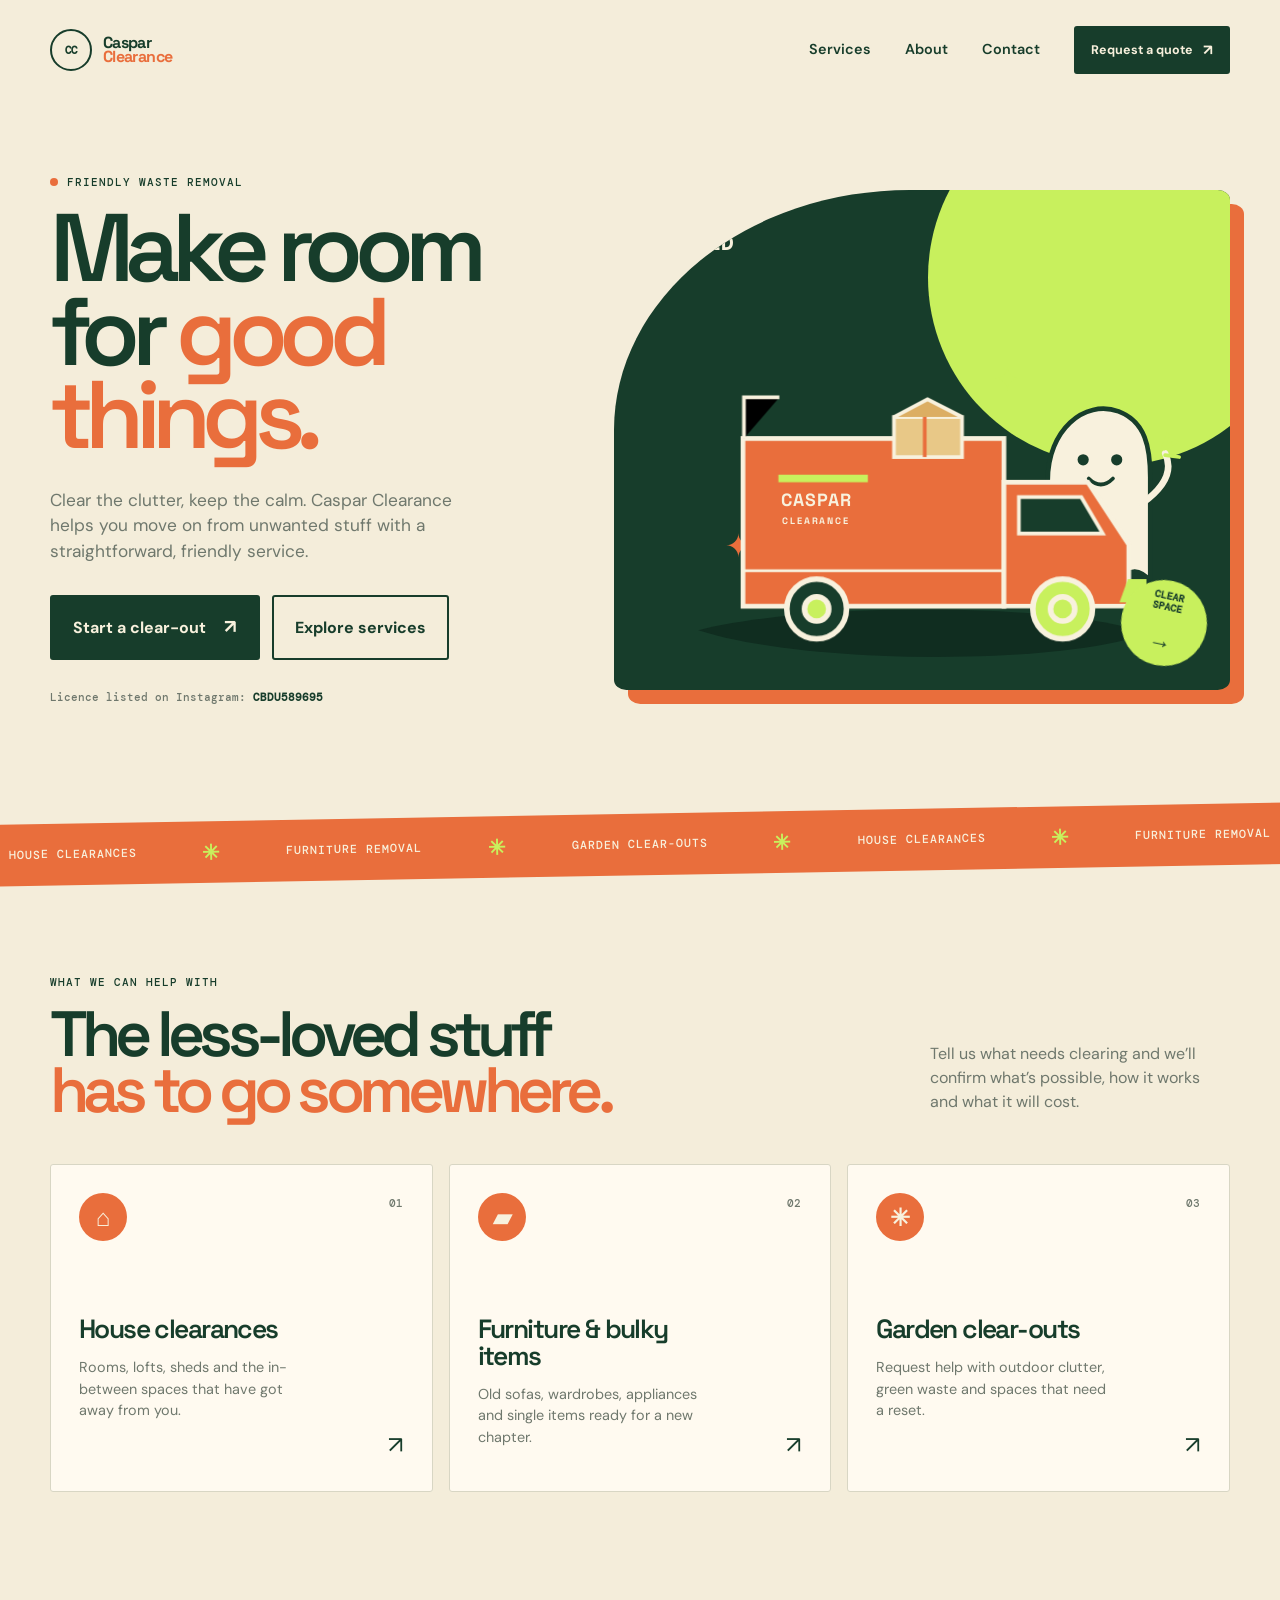
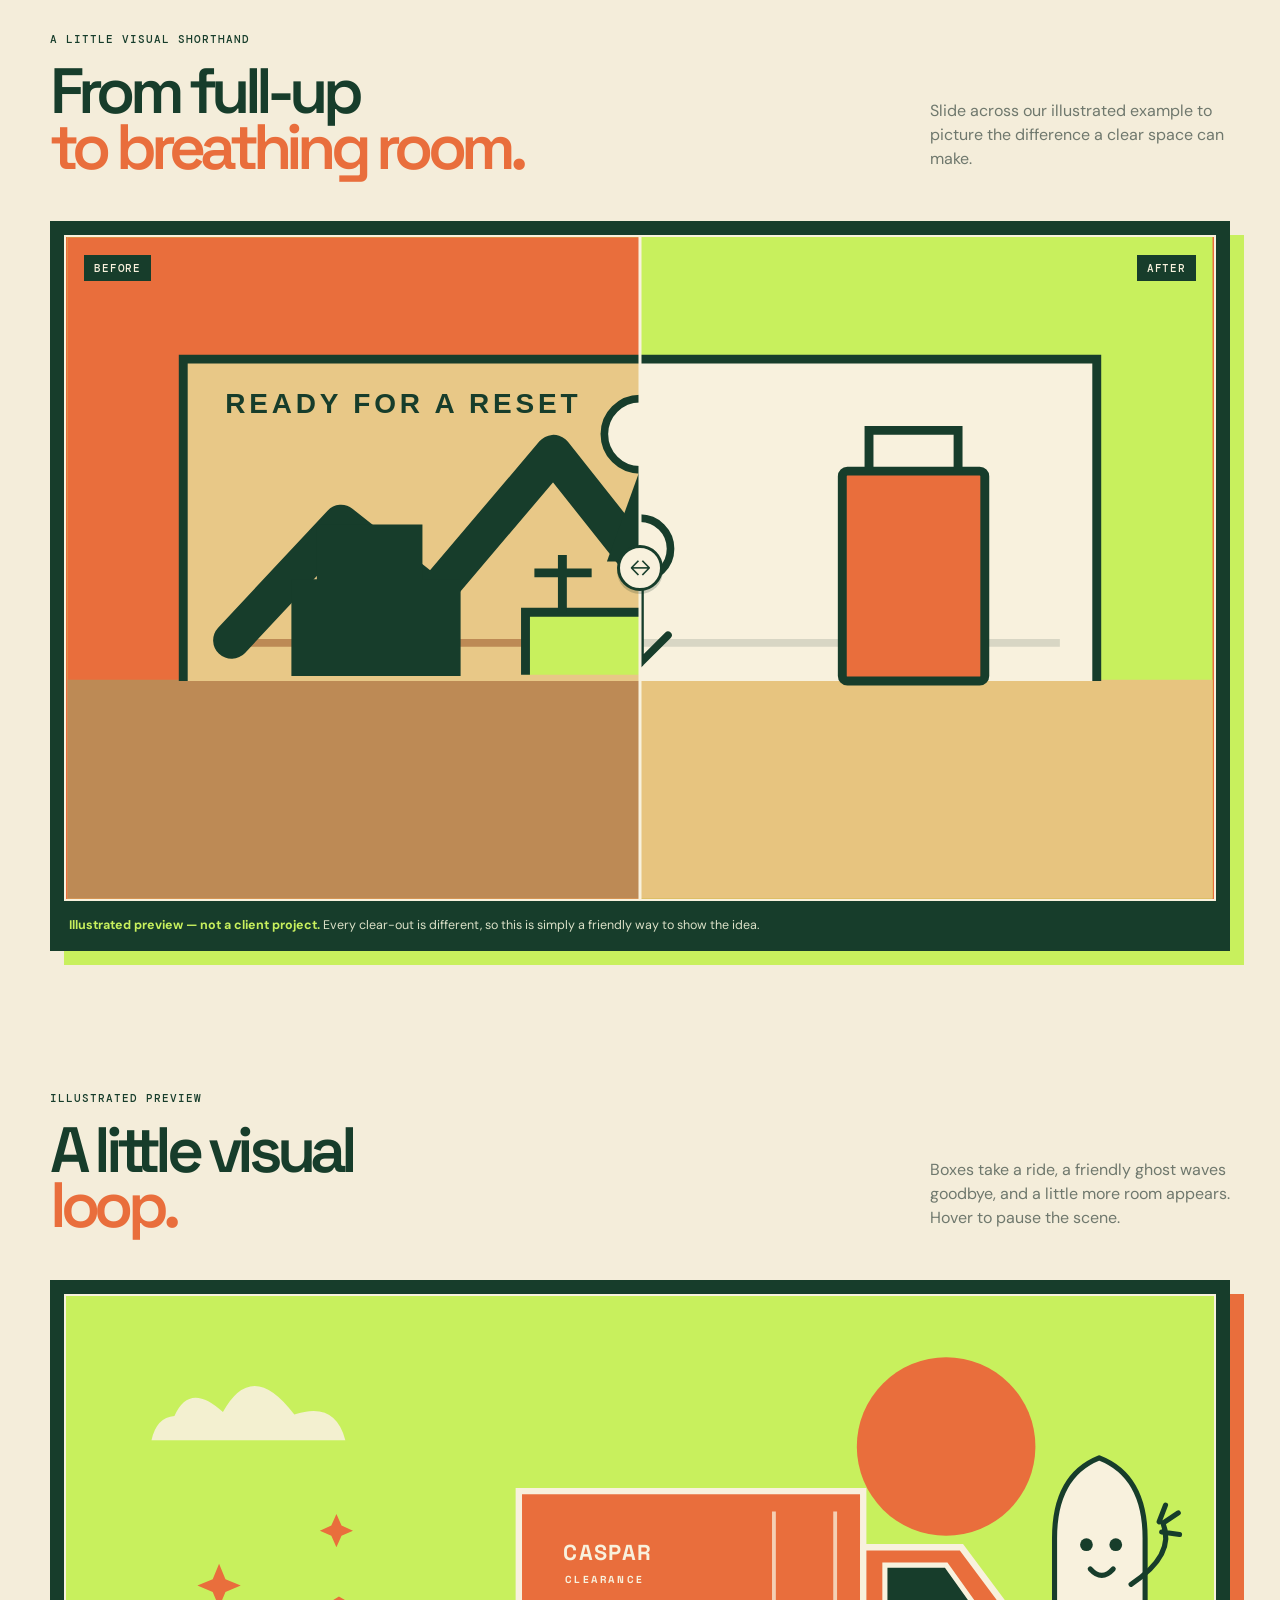
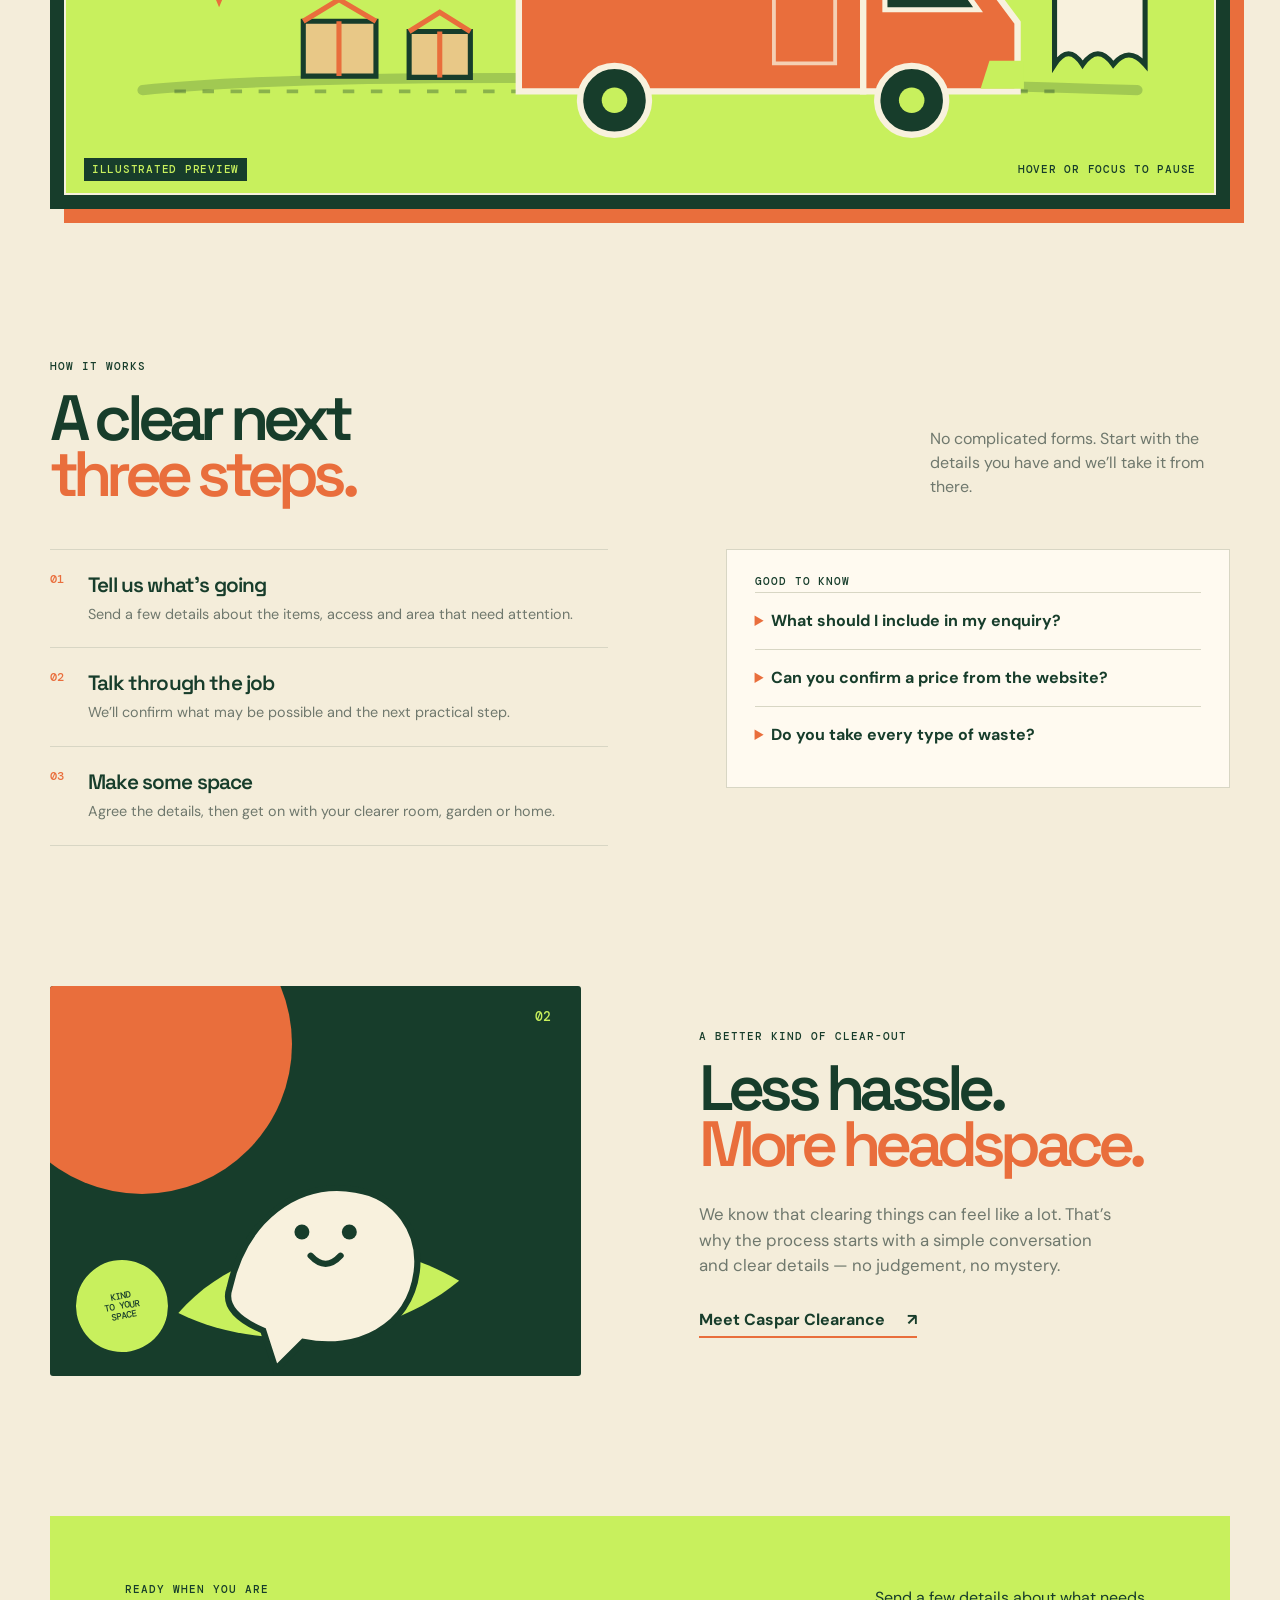
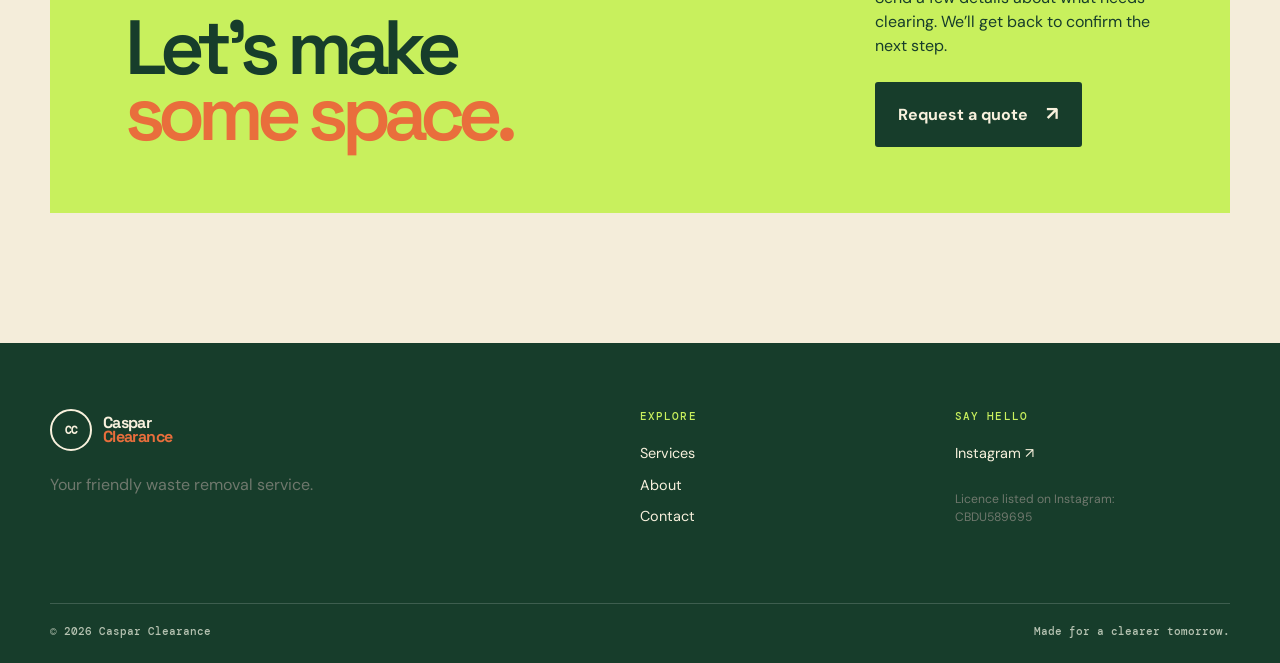
<file: index.html>
<!doctype html>
<html lang="en">
<head>
  <meta charset="UTF-8">
  <meta name="viewport" content="width=device-width, initial-scale=1">
  <meta name="description" content="Caspar Clearance — your friendly waste removal service. Request a quote for household, furniture and garden clearance.">
  <title>Caspar Clearance — Make room for good things</title>
  <link rel="stylesheet" href="assets/styles.css">
  <link rel="stylesheet" href="assets/motion.css">
  <link rel="stylesheet" href="assets/comparison.css">
  <link rel="stylesheet" href="assets/loop.css">
  <link rel="stylesheet" href="assets/loop.css">
</head>
<body>
  <header class="site-header">
    <div class="wrap header-inner">
      <a class="brand" href="index.html" aria-label="Caspar Clearance home"><span class="brand-mark" aria-hidden="true">CC</span><span>Caspar<br><i>Clearance</i></span></a>
      <button class="nav-toggle" aria-expanded="false" aria-controls="site-nav" aria-label="Open menu"><span></span><span></span></button>
      <nav class="site-nav" id="site-nav" aria-label="Main navigation"><a href="services.html">Services</a><a href="about.html">About</a><a href="contact.html">Contact</a><a class="button button-small" href="contact.html">Request a quote <span>↗</span></a></nav>
    </div>
  </header>

  <main>
    <section class="hero wrap" id="top">
      <div class="hero-copy reveal"><p class="eyebrow"><span class="eyebrow-dot"></span> Friendly waste removal</p><h1>Make room for <em>good things.</em></h1><p class="hero-intro">Clear the clutter, keep the calm. Caspar Clearance helps you move on from unwanted stuff with a straightforward, friendly service.</p><div class="hero-actions"><a class="button" href="contact.html">Start a clear-out <span>↗</span></a><a class="button button-secondary" href="services.html">Explore services</a></div><p class="micro-note">Licence listed on Instagram: <strong>CBDU589695</strong></p></div>
      <div class="hero-visual reveal" aria-label="Illustration of a clearance truck and a friendly ghost making space">
        <div class="sun-disc"></div><div class="spark spark-one">✦</div><div class="spark spark-two">✦</div>
        <div class="visual-label">OUT WITH<br><strong>THE OLD</strong></div>
        <svg class="clearance-scene" viewBox="0 0 580 470" role="img" aria-labelledby="scene-title scene-desc"><title id="scene-title">Caspar Clearance truck</title><desc id="scene-desc">A green waste clearance truck with a friendly waving ghost beside it.</desc><path class="ground-shadow" d="M50 406c104-28 376-33 483 3-91 34-366 35-483-3Z"/><path class="ghost-back" d="M425 353v-108c0-54 39-87 76-74 29 11 34 39 34 71v111c-11-13-22-14-33 0-12-18-25-18-38 0-12-18-25-17-39 0Z"/><circle class="ghost-eye" cx="463" cy="223" r="6"/><circle class="ghost-eye" cx="499" cy="223" r="6"/><path class="ghost-smile" d="M469 243q13 13 26 0"/><path class="ghost-arm" d="M526 270q38-27 25-54"/><path class="ghost-hand" d="M550 211l13-8m-12 15 15 2m-17-10 5-14"/><path class="truck-shadow" d="M101 390h376"/><path class="truck-body" d="M98 200h280v180H98z"/><path class="truck-cab" d="M378 247h90l44 67v66H378z"/><path class="truck-window" d="M394 263h67l23 39h-90z"/><path class="truck-line" d="M98 342h280"/><path class="truck-bumper" d="M511 351h20v25h-29"/><circle class="wheel" cx="177" cy="383" r="32"/><circle class="wheel" cx="177" cy="383" r="13"/><circle class="wheel" cx="441" cy="383" r="32"/><circle class="wheel" cx="441" cy="383" r="13"/><path class="truck-logo" d="M136 243h96"/><text class="truck-text" x="139" y="273">CASPAR</text><text class="truck-text small" x="140" y="292">CLEARANCE</text><path class="box" d="M260 177h73v43h-73z"/><path class="box-tape" d="M293 177v43"/><path class="box-flap" d="m260 177 36-19 37 19"/><path class="flag" d="M99 200v-44h38"/></svg>
        <button class="visual-sticker" type="button" data-clear-space aria-pressed="false">CLEAR<br>SPACE<br><span>→</span></button>
      </div>
    </section>

    <section class="ticker" aria-label="Service highlights"><div class="ticker-track"><span>HOUSE CLEARANCES</span><b>✳</b><span>FURNITURE REMOVAL</span><b>✳</b><span>GARDEN CLEAR-OUTS</span><b>✳</b><span>HOUSE CLEARANCES</span><b>✳</b><span>FURNITURE REMOVAL</span></div></section>

    <section class="section wrap" id="services"><div class="section-heading reveal"><div><p class="eyebrow">What we can help with</p><h2>The less-loved stuff<br><em>has to go somewhere.</em></h2></div><p class="muted">Tell us what needs clearing and we’ll confirm what’s possible, how it works and what it will cost.</p></div><div class="grid-3 service-grid"><a class="panel service-card reveal" href="services.html#house"><span class="icon icon-house">⌂</span><span class="card-index">01</span><h3>House clearances</h3><p>Rooms, lofts, sheds and the in-between spaces that have got away from you.</p><span class="card-arrow">↗</span></a><a class="panel service-card reveal" href="services.html#furniture"><span class="icon icon-chair">▰</span><span class="card-index">02</span><h3>Furniture &amp; bulky items</h3><p>Old sofas, wardrobes, appliances and single items ready for a new chapter.</p><span class="card-arrow">↗</span></a><a class="panel service-card reveal" href="services.html#garden"><span class="icon icon-leaf">✳</span><span class="card-index">03</span><h3>Garden clear-outs</h3><p>Request help with outdoor clutter, green waste and spaces that need a reset.</p><span class="card-arrow">↗</span></a></div></section>

    <section class="section comparison-section wrap" aria-labelledby="comparison-title">
      <div class="section-heading reveal"><div><p class="eyebrow">A little visual shorthand</p><h2>From full-up<br><em>to breathing room.</em></h2></div><p class="muted">Slide across our illustrated example to picture the difference a clear space can make.</p></div>
      <div class="comparison-card reveal">
        <div class="comparison-stage" data-comparison style="--comparison-position:50%">
          <svg class="comparison-art comparison-art-after" viewBox="0 0 900 520" role="img" aria-labelledby="after-title after-desc"><title id="after-title">Illustrated room after a clear-out</title><desc id="after-desc">A calm, tidy room with a plant, lamp and clear floor.</desc><rect width="900" height="520" fill="#c8f05d"/><path d="M0 348h900v172H0z" fill="#e7c47f"/><path d="M91 349V96h718v253" fill="#f8f1dd" stroke="#173d2b" stroke-width="7"/><path d="M120 319h660" stroke="#d8d6c4" stroke-width="6"/><rect x="609" y="184" width="112" height="165" rx="4" fill="#e96e3c" stroke="#173d2b" stroke-width="7"/><path d="M630 184v-32h70v32" fill="none" stroke="#173d2b" stroke-width="7"/><path d="M231 348v-91h126v91" fill="#173d2b"/><path d="M294 257v-94m-41 28h83" stroke="#173d2b" stroke-width="7"/><path d="M173 330q20-87 63-111 43 24 63 111" fill="#6c9d54" stroke="#173d2b" stroke-width="7"/><path d="M194 331h85" stroke="#173d2b" stroke-width="7"/><circle cx="450" cy="245" r="24" fill="#f8f1dd" stroke="#173d2b" stroke-width="6"/><path d="M450 269v66m-22-22 22 22 22-22" fill="none" stroke="#173d2b" stroke-width="6" stroke-linecap="round"/><text x="124" y="138" fill="#173d2b" font-family="sans-serif" font-size="22" font-weight="700" letter-spacing="3">CLEAR + CALM</text></svg>
          <div class="comparison-before" aria-hidden="true"><svg class="comparison-art" viewBox="0 0 900 520"><rect width="900" height="520" fill="#e96e3c"/><path d="M0 348h900v172H0z" fill="#bd8a55"/><path d="M91 349V96h718v253" fill="#e8c887" stroke="#173d2b" stroke-width="7"/><path d="M120 319h660" stroke="#bd8a55" stroke-width="6"/><path d="m129 317 86-92 72 57 95-112 92 116 90-66 100 97" fill="none" stroke="#173d2b" stroke-width="29" stroke-linecap="round" stroke-linejoin="round"/><path d="M176 345h133v-76H176zm20-76v-43h83v43" fill="#173d2b"/><path d="M572 344h155V223H572zM599 223v-55h100v55" fill="#173d2b"/><path d="M360 344v-49h114v49" fill="#c8f05d" stroke="#173d2b" stroke-width="7"/><path d="M389 295v-45m-22 14h45" stroke="#173d2b" stroke-width="7"/><circle cx="450" cy="155" r="28" fill="#f8f1dd" stroke="#173d2b" stroke-width="6"/><path d="m450 183-26 72h52z" fill="#173d2b"/><text x="124" y="138" fill="#173d2b" font-family="sans-serif" font-size="22" font-weight="700" letter-spacing="3">READY FOR A RESET</text></svg></div>
          <span class="comparison-tag comparison-tag-before">Before</span><span class="comparison-tag comparison-tag-after">After</span><span class="comparison-divider" aria-hidden="true"></span>
          <label class="comparison-control"><span class="sr-only">Compare the illustrated room before and after clearance</span><input type="range" min="0" max="100" value="50" aria-valuetext="Halfway between before and after"><span class="comparison-knob" aria-hidden="true">↔</span></label>
        </div>
        <p class="comparison-note"><strong>Illustrated preview — not a client project.</strong> Every clear-out is different, so this is simply a friendly way to show the idea.</p>
      </div>
    </section>

    <section class="section wrap loop-section" aria-labelledby="loop-title">
      <div class="section-heading reveal">
        <div><p class="eyebrow">Illustrated preview</p><h2 id="loop-title">A little visual<br><em>loop.</em></h2></div>
        <p class="muted">Boxes take a ride, a friendly ghost waves goodbye, and a little more room appears. Hover to pause the scene.</p>
      </div>
      <div class="loop-card reveal">
        <div class="loop-stage" tabindex="0" aria-label="Animated illustrated preview of boxes moving into a clearance truck while a ghost waves">
          <svg class="loop-art" viewBox="0 0 900 390" role="img" aria-labelledby="loop-art-title loop-art-desc">
            <title id="loop-art-title">Boxes on the way out</title>
            <desc id="loop-art-desc">An illustrated clearance truck waits while two boxes travel along a path and a friendly ghost waves.</desc>
            <path class="loop-sun" d="M690 48a70 70 0 1 0 0 140 70 70 0 0 0 0-140Z"/>
            <path class="loop-cloud" d="M85 94q12-27 38-3 23-42 56 2 32-11 40 20H67q4-18 18-19Z"/>
            <path class="loop-ground" d="M60 309q180-19 780 0"/>
            <path class="loop-road" d="M85 310h690"/>
            <g class="loop-truck">
              <path d="M355 153h270v157H355z"/>
              <path d="M625 197h77l44 59v54H625z"/>
              <path class="loop-window" d="M642 211h48l25 35h-73z"/>
              <path class="loop-bumper" d="M724 286h27v22h-34z"/>
              <circle class="loop-wheel" cx="430" cy="317" r="27"/><circle class="loop-hub" cx="430" cy="317" r="10"/>
              <circle class="loop-wheel" cx="663" cy="317" r="27"/><circle class="loop-hub" cx="663" cy="317" r="10"/>
              <text x="390" y="207">CASPAR</text><text class="loop-small" x="391" y="225">CLEARANCE</text>
              <path class="loop-door" d="M555 169v119h48V169"/>
            </g>
            <g class="loop-ghost">
              <path d="M775 289V190q0-49 35-63 36 14 36 63v99q-13-15-25 0-12-17-24 0-11-17-22 0Z"/>
              <circle cx="800" cy="195" r="5"/><circle cx="823" cy="195" r="5"/><path d="M803 214q9 10 18 0"/>
              <path class="loop-wave" d="M835 226q35-23 25-48m0 0 12-8m-13 15 14 2m-16-10 5-13"/>
            </g>
            <g class="loop-box loop-box-one"><path d="M186 255h57v43h-57z"/><path d="M186 255l28-17 29 17m-29 0v43"/></g>
            <g class="loop-box loop-box-two"><path d="M269 263h48v36h-48z"/><path d="m269 263 24-15 24 15m-24 0v36"/></g>
            <path class="loop-spark" d="m120 210 5 12 12 5-12 5-5 12-5-12-12-5 12-5Zm92-39 4 9 9 4-9 4-4 9-4-9-9-4 9-4Z"/>
          </svg>
          <p class="loop-caption"><span>Illustrated preview</span><span>Hover or focus to pause</span></p>
        </div>
      </div>
    </section>

    <section class="section wrap process-faq" aria-labelledby="process-title">
      <div class="section-heading reveal"><div><p class="eyebrow">How it works</p><h2>A clear next<br><em>three steps.</em></h2></div><p class="muted">No complicated forms. Start with the details you have and we’ll take it from there.</p></div>
      <div class="process-grid"><ol class="process-list reveal"><li><span>01</span><div><h3>Tell us what’s going</h3><p>Send a few details about the items, access and area that need attention.</p></div></li><li><span>02</span><div><h3>Talk through the job</h3><p>We’ll confirm what may be possible and the next practical step.</p></div></li><li><span>03</span><div><h3>Make some space</h3><p>Agree the details, then get on with your clearer room, garden or home.</p></div></li></ol><div class="faq-list reveal"><p class="eyebrow">Good to know</p><details><summary>What should I include in my enquiry?</summary><p>A short description of what needs clearing, where it is and any access notes is a useful start. Photos can help too.</p></details><details><summary>Can you confirm a price from the website?</summary><p>Every job is different. Send the details and Caspar Clearance can confirm what’s possible and what it will cost.</p></details><details><summary>Do you take every type of waste?</summary><p>Not necessarily. Tell us what you have in your enquiry so the service can be checked before anything is agreed.</p></details></div></div>
    </section>

    <section class="section wrap split-feature"><div class="feature-graphic reveal"><div class="feature-circle"></div><span class="feature-number">02</span><div class="feature-stamp">KIND<br>TO YOUR<br>SPACE</div><svg viewBox="0 0 300 250" aria-hidden="true"><path d="M40 198c49-57 144-73 225-26-59 49-156 60-225 26Z" fill="#c8f05d"/><path d="M81 178c12-55 54-87 101-79 33 5 53 34 49 66-6 45-48 65-91 56l-22 22-10-31c-21-9-32-20-27-34Z" fill="#f8f1dd" stroke="#173d2b" stroke-width="5"/><circle cx="139" cy="133" r="6" fill="#173d2b"/><circle cx="177" cy="133" r="6" fill="#173d2b"/><path d="M146 152q12 13 24 0" fill="none" stroke="#173d2b" stroke-width="5" stroke-linecap="round"/></svg></div><div class="feature-copy reveal"><p class="eyebrow">A better kind of clear-out</p><h2>Less hassle.<br><em>More headspace.</em></h2><p>We know that clearing things can feel like a lot. That’s why the process starts with a simple conversation and clear details — no judgement, no mystery.</p><a class="text-link" href="about.html">Meet Caspar Clearance <span>↗</span></a></div></section>

    <section class="cta-band wrap reveal" id="contact"><div><p class="eyebrow">Ready when you are</p><h2>Let’s make<br><em>some space.</em></h2></div><div><p>Send a few details about what needs clearing. We’ll get back to confirm the next step.</p><a class="button" href="contact.html">Request a quote <span>↗</span></a></div></section>
  </main>
  <footer class="site-footer"><div class="wrap footer-grid"><div><a class="brand brand-footer" href="index.html"><span class="brand-mark">CC</span><span>Caspar<br><i>Clearance</i></span></a><p class="muted">Your friendly waste removal service.</p></div><div><p class="footer-label">Explore</p><a href="services.html">Services</a><a href="about.html">About</a><a href="contact.html">Contact</a></div><div><p class="footer-label">Say hello</p><a href="https://www.instagram.com/casparclearance/" target="_blank" rel="noopener noreferrer">Instagram ↗</a><p class="muted small-copy">Licence listed on Instagram:<br>CBDU589695</p></div></div><div class="wrap footer-bottom"><span>© 2026 Caspar Clearance</span><span>Made for a clearer tomorrow.</span></div></footer>
  <script src="assets/site.js"></script>
  <script src="assets/comparison.js"></script>
</body>
</html>
</file>
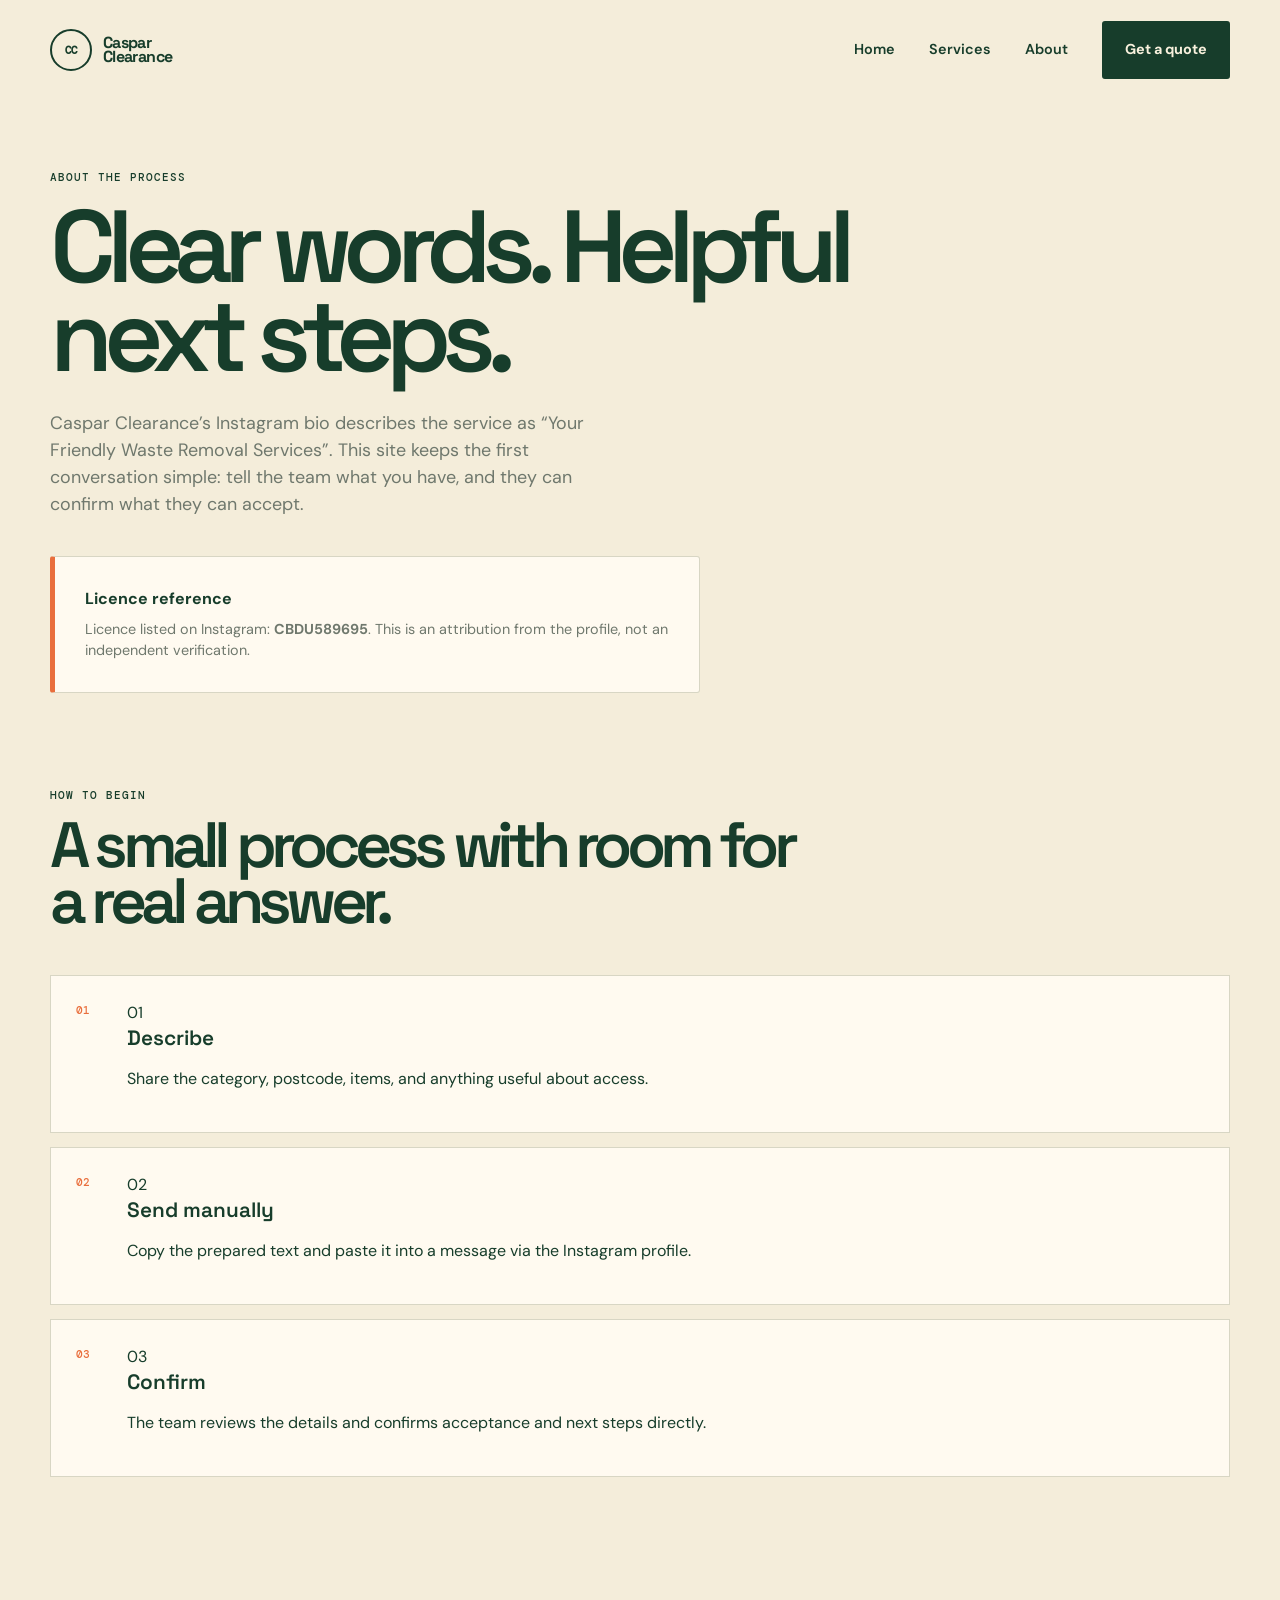
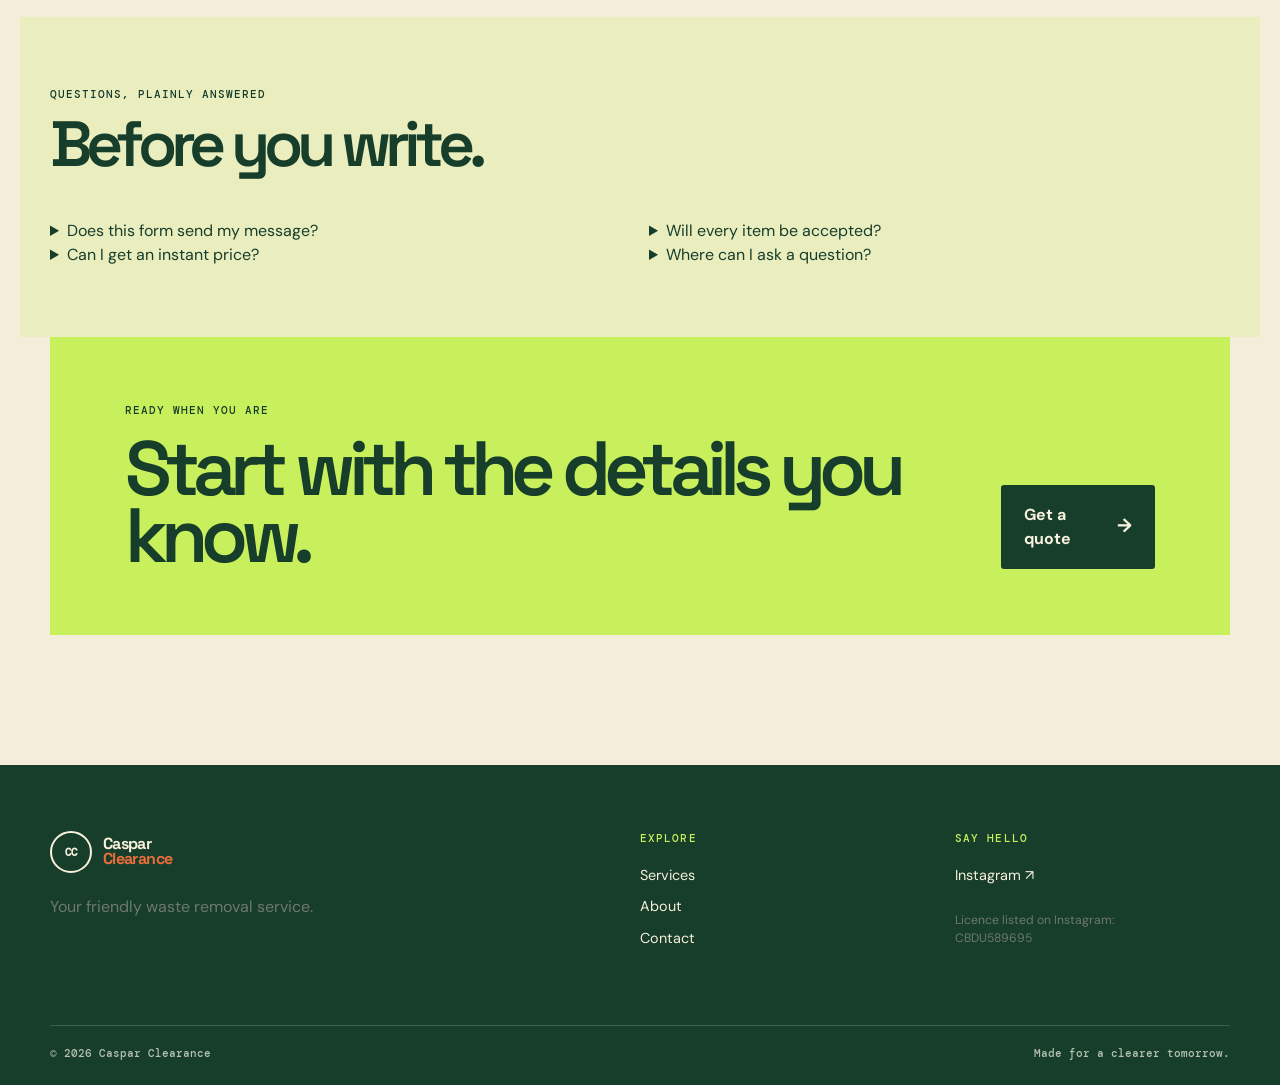
<file: about.html>
<!doctype html>
<html lang="en">
<head>
  <meta charset="utf-8"><meta name="viewport" content="width=device-width, initial-scale=1">
  <title>About | Caspar Clearance</title>
  <meta name="description" content="Learn about Caspar Clearance's clear, helpful enquiry process and find answers to common waste removal questions.">
  <link rel="stylesheet" href="assets/styles.css"><link rel="stylesheet" href="assets/pages.css"><script src="assets/site.js" defer></script>
</head>
<body>
  <header class="site-header"><div class="wrap header-inner"><a class="brand" href="index.html" aria-label="Caspar Clearance home"><span class="brand-mark" aria-hidden="true">CC</span><span>Caspar<br>Clearance</span></a><button class="nav-toggle button-secondary" aria-expanded="false" aria-controls="site-nav">Menu</button><nav class="site-nav" id="site-nav" aria-label="Primary navigation"><a href="index.html">Home</a><a href="services.html">Services</a><a href="about.html" aria-current="page">About</a><a class="button" href="contact.html">Get a quote</a></nav></div></header>
    <main class="wrap subpage-main">
      <section class="page-hero section"><p class="eyebrow">About the process</p><h1>Clear words. Helpful next steps.</h1><p class="lead">Caspar Clearance’s Instagram bio describes the service as “Your Friendly Waste Removal Services”. This site keeps the first conversation simple: tell the team what you have, and they can confirm what they can accept.</p><div class="panel licence-note"><strong>Licence reference</strong><p>Licence listed on Instagram: <strong>CBDU589695</strong>. This is an attribution from the profile, not an independent verification.</p></div></section>
      <section class="section" aria-labelledby="steps-title"><div class="section-heading"><p class="eyebrow">How to begin</p><h2 id="steps-title">A small process with room for a real answer.</h2></div><div class="steps"><article><span>01</span><h3>Describe</h3><p>Share the category, postcode, items, and anything useful about access.</p></article><article><span>02</span><h3>Send manually</h3><p>Copy the prepared text and paste it into a message via the Instagram profile.</p></article><article><span>03</span><h3>Confirm</h3><p>The team reviews the details and confirms acceptance and next steps directly.</p></article></div></section>
      <section class="section section-tint" aria-labelledby="faq-title"><div class="section-heading"><p class="eyebrow">Questions, plainly answered</p><h2 id="faq-title">Before you write.</h2></div><div class="grid-2"><div><details><summary>Does this form send my message?</summary><p>No. It creates text in your browser only. You choose whether to copy it and manually paste it into Instagram.</p></details><details><summary>Can I get an instant price?</summary><p>No instant price is offered here. Add useful details so the team can review your enquiry and respond.</p></details></div><div><details><summary>Will every item be accepted?</summary><p>Acceptance is not promised by this page. The team confirms what they can accept after reviewing your enquiry.</p></details><details><summary>Where can I ask a question?</summary><p>Use the direct Instagram profile link, or prepare a clear message on the quote page.</p></details></div></div></section>
      <section class="cta-band"><div><p class="eyebrow">Ready when you are</p><h2>Start with the details you know.</h2></div><a class="button" href="contact.html">Get a quote <span aria-hidden="true">→</span></a></section>
    </main>
    <footer class="site-footer"><div class="wrap footer-grid"><div><a class="brand brand-footer" href="index.html"><span class="brand-mark">CC</span><span>Caspar<br><i>Clearance</i></span></a><p class="muted">Your friendly waste removal service.</p></div><div><p class="footer-label">Explore</p><a href="services.html">Services</a><a href="about.html">About</a><a href="contact.html">Contact</a></div><div><p class="footer-label">Say hello</p><a href="https://www.instagram.com/casparclearance/">Instagram ↗</a><p class="muted small-copy">Licence listed on Instagram:<br>CBDU589695</p></div></div><div class="wrap footer-bottom"><span>© 2026 Caspar Clearance</span><span>Made for a clearer tomorrow.</span></div></footer>
</body>
</html>
</file>
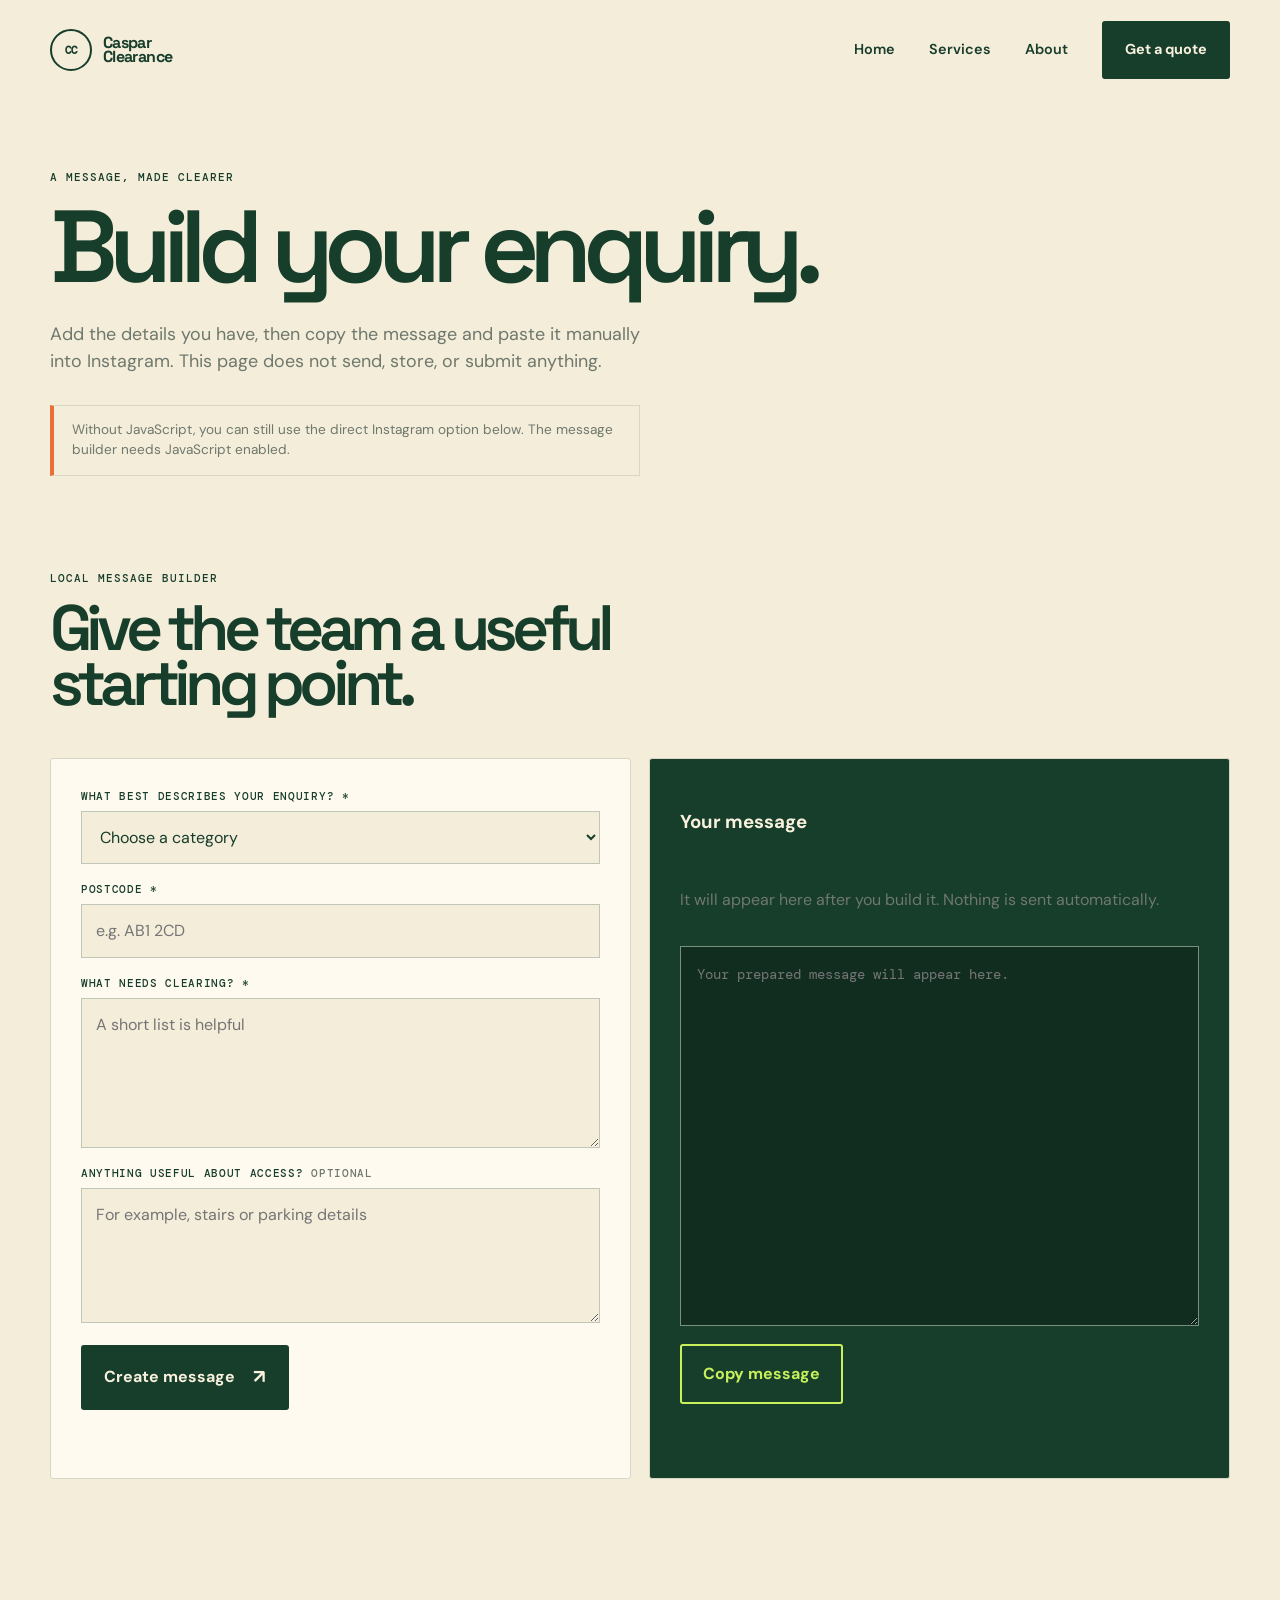
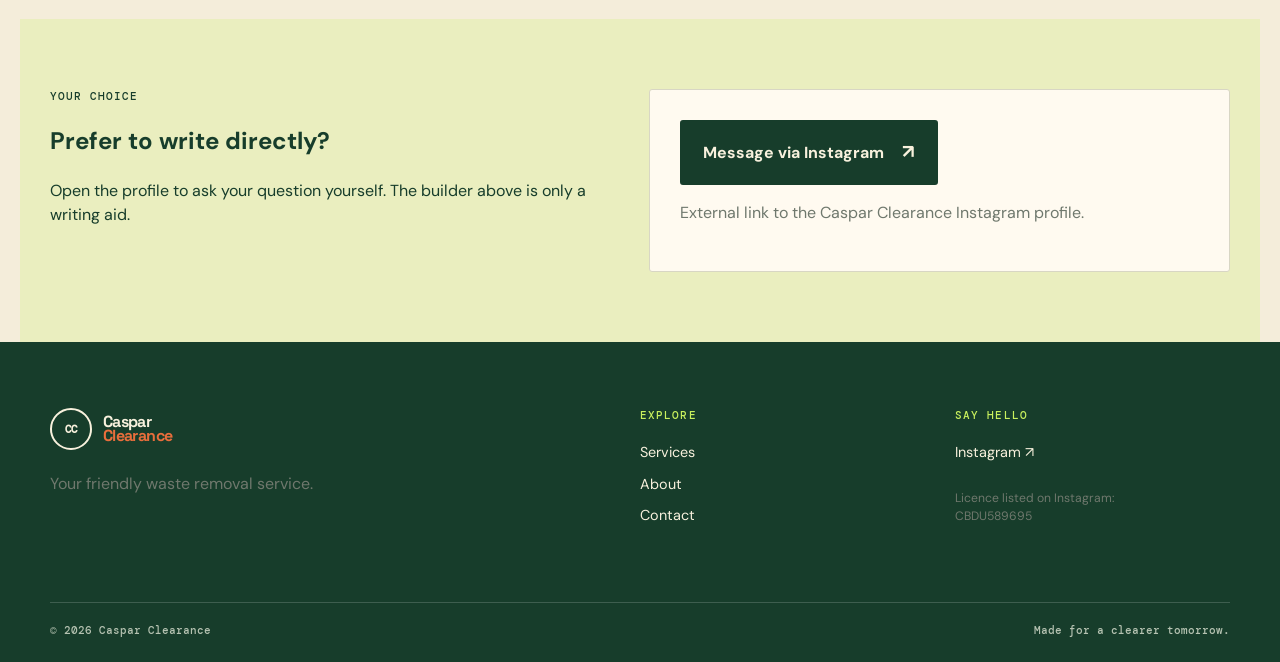
<file: contact.html>
<!doctype html>
<html lang="en">
<head>
  <meta charset="utf-8"><meta name="viewport" content="width=device-width, initial-scale=1">
  <title>Get a quote | Caspar Clearance</title>
  <meta name="description" content="Build a clear waste removal enquiry for Caspar Clearance, then copy and paste it manually into Instagram.">
  <link rel="stylesheet" href="assets/styles.css"><link rel="stylesheet" href="assets/pages.css"><script src="assets/site.js" defer></script><script src="assets/quote.js" defer></script>
</head>
<body>
  <header class="site-header"><div class="wrap header-inner"><a class="brand" href="index.html" aria-label="Caspar Clearance home"><span class="brand-mark" aria-hidden="true">CC</span><span>Caspar<br>Clearance</span></a><button class="nav-toggle button-secondary" aria-expanded="false" aria-controls="site-nav">Menu</button><nav class="site-nav" id="site-nav" aria-label="Primary navigation"><a href="index.html">Home</a><a href="services.html">Services</a><a href="about.html">About</a><a class="button" href="contact.html" aria-current="page">Get a quote</a></nav></div></header>
    <main class="wrap subpage-main">
      <section class="page-hero section"><p class="eyebrow">A message, made clearer</p><h1>Build your enquiry.</h1><p class="lead">Add the details you have, then copy the message and paste it manually into Instagram. This page does not send, store, or submit anything.</p><div class="no-js-note" role="note">Without JavaScript, you can still use the direct Instagram option below. The message builder needs JavaScript enabled.</div></section>
      <section class="section" aria-labelledby="builder-title"><div class="section-heading"><p class="eyebrow">Local message builder</p><h2 id="builder-title">Give the team a useful starting point.</h2></div><div class="grid-2"><form class="panel quote-form" data-quote-form novalidate><div class="field"><label for="category">What best describes your enquiry? <span aria-hidden="true">*</span></label><select id="category" name="category" required><option value="">Choose a category</option><option>Household clearance</option><option>Move-out enquiry</option><option>Other waste enquiry</option></select></div><div class="field"><label for="postcode">Postcode <span aria-hidden="true">*</span></label><input id="postcode" name="postcode" autocomplete="postal-code" required placeholder="e.g. AB1 2CD"></div><div class="field"><label for="items">What needs clearing? <span aria-hidden="true">*</span></label><textarea id="items" name="items" rows="5" required placeholder="A short list is helpful"></textarea></div><div class="field"><label for="access">Anything useful about access? <span class="muted">Optional</span></label><textarea id="access" name="access" rows="3" placeholder="For example, stairs or parking details"></textarea></div><button class="button" type="submit">Create message <span aria-hidden="true">↗</span></button><p class="form-status" data-quote-status role="status" aria-live="polite"></p></form><div class="panel output-panel"><h3>Your message</h3><p class="muted">It will appear here after you build it. Nothing is sent automatically.</p><label class="sr-only" for="quote-output">Prepared Instagram message</label><textarea id="quote-output" data-quote-output rows="15" readonly placeholder="Your prepared message will appear here."></textarea><button class="button button-secondary" type="button" data-copy-quote>Copy message</button></div></div></section>
      <section class="section section-tint" aria-labelledby="manual-title"><div class="grid-2"><div><p class="eyebrow">Your choice</p><h2 id="manual-title">Prefer to write directly?</h2><p>Open the profile to ask your question yourself. The builder above is only a writing aid.</p></div><div class="panel"><a class="button" href="https://www.instagram.com/casparclearance/">Message via Instagram <span aria-hidden="true">↗</span></a><p class="muted">External link to the Caspar Clearance Instagram profile.</p></div></div></section>
    </main>
    <footer class="site-footer"><div class="wrap footer-grid"><div><a class="brand brand-footer" href="index.html"><span class="brand-mark">CC</span><span>Caspar<br><i>Clearance</i></span></a><p class="muted">Your friendly waste removal service.</p></div><div><p class="footer-label">Explore</p><a href="services.html">Services</a><a href="about.html">About</a><a href="contact.html">Contact</a></div><div><p class="footer-label">Say hello</p><a href="https://www.instagram.com/casparclearance/">Instagram ↗</a><p class="muted small-copy">Licence listed on Instagram:<br>CBDU589695</p></div></div><div class="wrap footer-bottom"><span>© 2026 Caspar Clearance</span><span>Made for a clearer tomorrow.</span></div></footer>
</body>
</html>
</file>
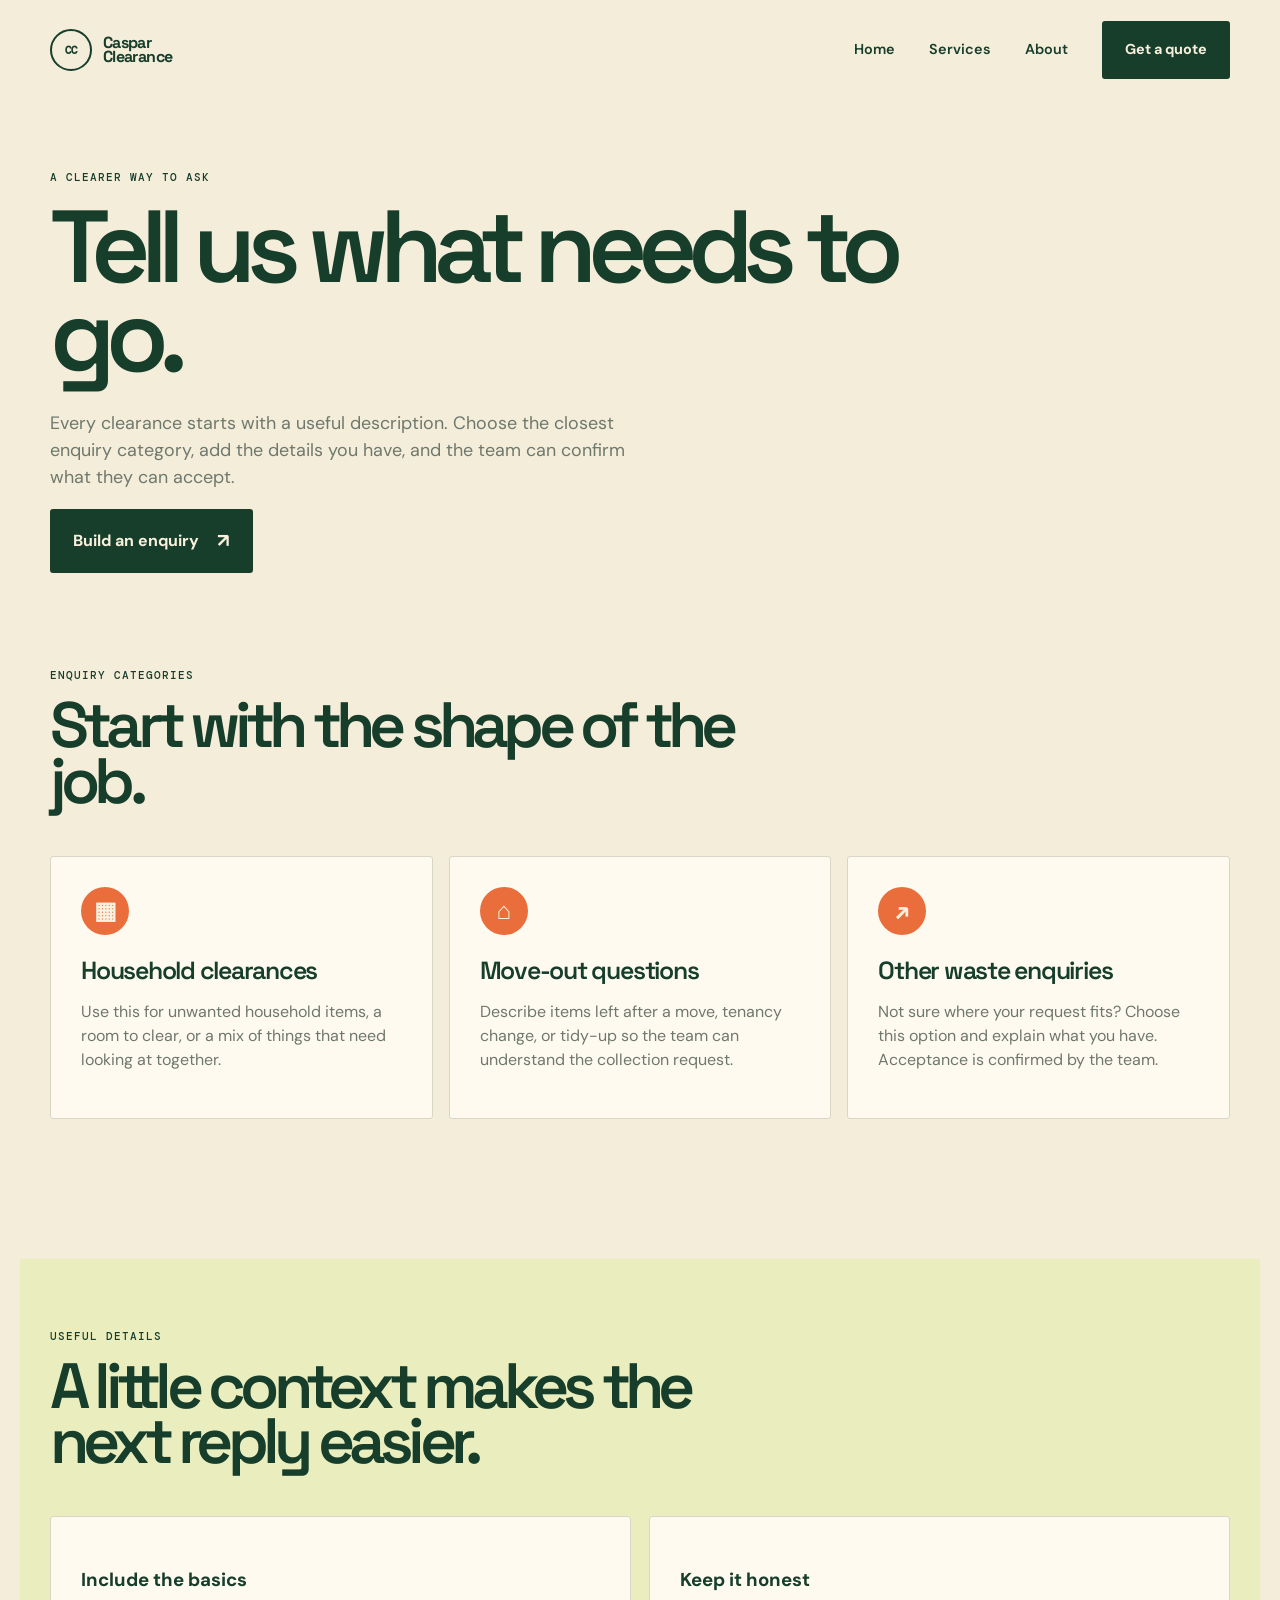
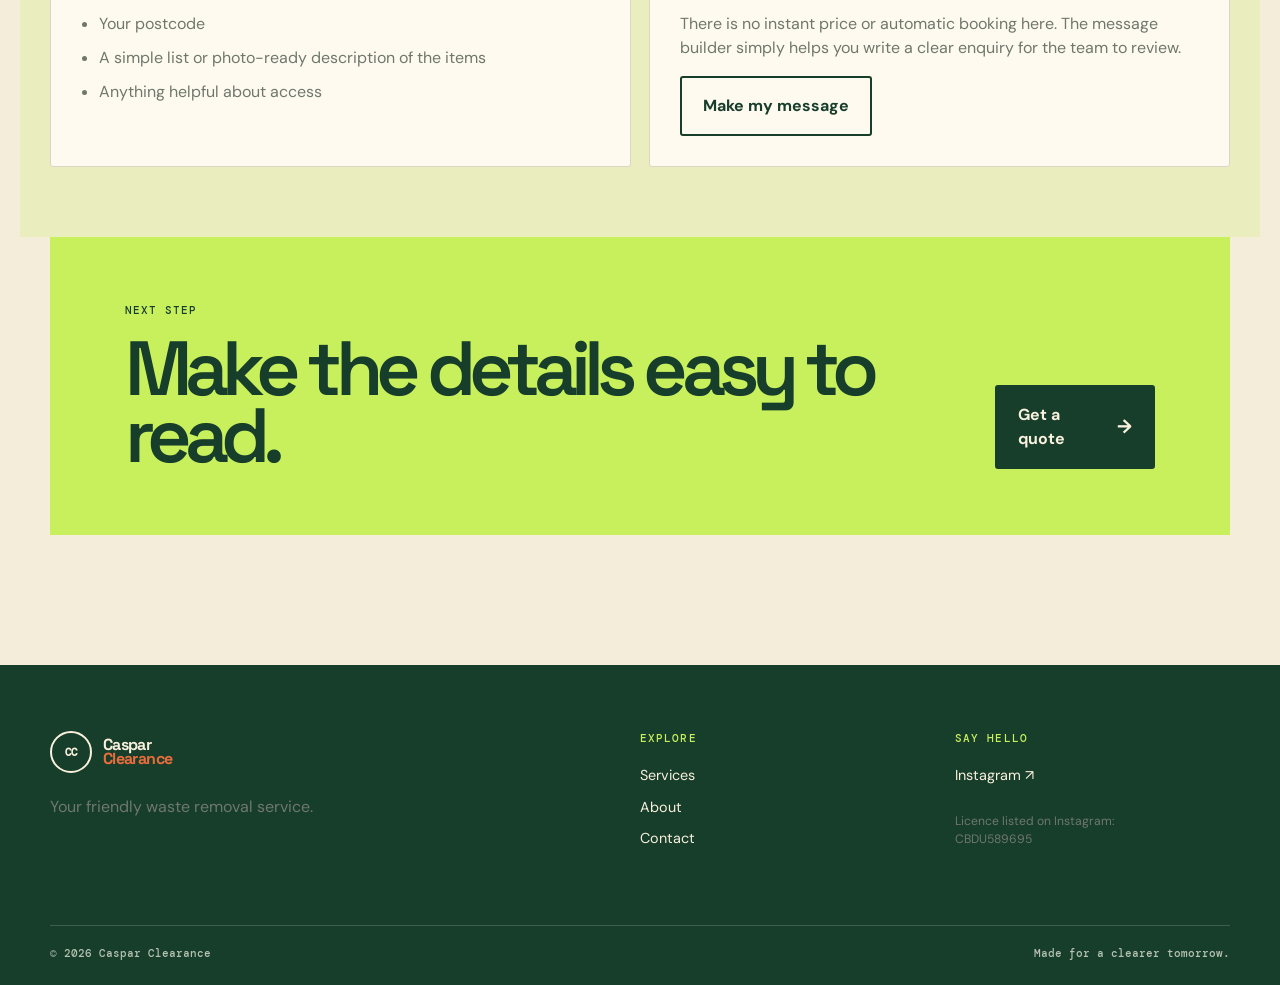
<file: services.html>
<!doctype html>
<html lang="en">
<head>
  <meta charset="utf-8">
  <meta name="viewport" content="width=device-width, initial-scale=1">
  <title>Services | Caspar Clearance</title>
  <meta name="description" content="Explore the waste removal enquiry categories handled by Caspar Clearance. Send the team a clear description to confirm what they can accept.">
  <link rel="stylesheet" href="assets/styles.css">
  <link rel="stylesheet" href="assets/pages.css">
  <script src="assets/site.js" defer></script>
</head>
<body>
  <header class="site-header"><div class="wrap header-inner">
      <a class="brand" href="index.html" aria-label="Caspar Clearance home"><span class="brand-mark" aria-hidden="true">CC</span><span>Caspar<br>Clearance</span></a>
      <button class="nav-toggle button-secondary" aria-expanded="false" aria-controls="site-nav">Menu</button>
      <nav class="site-nav" id="site-nav" aria-label="Primary navigation">
        <a href="index.html">Home</a><a href="services.html" aria-current="page">Services</a><a href="about.html">About</a><a class="button" href="contact.html">Get a quote</a>
      </nav>
    </div></header>

    <main class="wrap subpage-main">
      <section class="page-hero section reveal">
        <p class="eyebrow">A clearer way to ask</p>
        <h1>Tell us what needs to go.</h1>
        <p class="lead">Every clearance starts with a useful description. Choose the closest enquiry category, add the details you have, and the team can confirm what they can accept.</p>
        <a class="button" href="contact.html">Build an enquiry <span aria-hidden="true">↗</span></a>
      </section>

      <section class="section" aria-labelledby="categories-title">
        <div class="section-heading"><p class="eyebrow">Enquiry categories</p><h2 id="categories-title">Start with the shape of the job.</h2></div>
        <div class="grid-3">
          <article class="panel"><div class="icon" aria-hidden="true">▦</div><h3>Household clearances</h3><p>Use this for unwanted household items, a room to clear, or a mix of things that need looking at together.</p></article>
          <article class="panel"><div class="icon" aria-hidden="true">⌂</div><h3>Move-out questions</h3><p>Describe items left after a move, tenancy change, or tidy-up so the team can understand the collection request.</p></article>
          <article class="panel"><div class="icon" aria-hidden="true">↗</div><h3>Other waste enquiries</h3><p>Not sure where your request fits? Choose this option and explain what you have. Acceptance is confirmed by the team.</p></article>
        </div>
      </section>

      <section class="section section-tint" aria-labelledby="ready-title">
        <div class="section-heading"><p class="eyebrow">Useful details</p><h2 id="ready-title">A little context makes the next reply easier.</h2></div>
        <div class="grid-2">
          <div class="panel"><h3>Include the basics</h3><ul><li>Your postcode</li><li>A simple list or photo-ready description of the items</li><li>Anything helpful about access</li></ul></div>
          <div class="panel"><h3>Keep it honest</h3><p>There is no instant price or automatic booking here. The message builder simply helps you write a clear enquiry for the team to review.</p><a class="button button-secondary" href="contact.html">Make my message</a></div>
        </div>
      </section>

      <section class="cta-band"><div><p class="eyebrow">Next step</p><h2>Make the details easy to read.</h2></div><a class="button" href="contact.html">Get a quote <span aria-hidden="true">→</span></a></section>
    </main>
    <footer class="site-footer"><div class="wrap footer-grid"><div><a class="brand brand-footer" href="index.html"><span class="brand-mark">CC</span><span>Caspar<br><i>Clearance</i></span></a><p class="muted">Your friendly waste removal service.</p></div><div><p class="footer-label">Explore</p><a href="services.html">Services</a><a href="about.html">About</a><a href="contact.html">Contact</a></div><div><p class="footer-label">Say hello</p><a href="https://www.instagram.com/casparclearance/">Instagram ↗</a><p class="muted small-copy">Licence listed on Instagram:<br>CBDU589695</p></div></div><div class="wrap footer-bottom"><span>© 2026 Caspar Clearance</span><span>Made for a clearer tomorrow.</span></div></footer>
</body>
</html>
</file>
<file: assets/styles.css>
@import url('https://fonts.googleapis.com/css2?family=DM+Mono:wght@400;500&family=DM+Sans:wght@400;500;600;700&family=Space+Grotesk:wght@500;600;700&display=swap');
:root{--ink:#173d2b;--forest:#173d2b;--deep:#102d20;--cream:#f8f1dd;--paper:#f4edda;--lime:#c8f05d;--orange:#e96e3c;--muted:#6f786d;--line:#d8d6c4;--white:#fffaf0;--display:'Space Grotesk',Arial,sans-serif;--body:'DM Sans',Arial,sans-serif;--mono:'DM Mono',monospace}*{box-sizing:border-box}html{scroll-behavior:smooth}body{margin:0;background:var(--paper);color:var(--forest);font-family:var(--body);line-height:1.5}body.menu-open{overflow:hidden}a{color:inherit;text-decoration:none}button{font:inherit}.wrap{width:min(1180px,calc(100% - 64px));margin-inline:auto}.site-header{position:relative;z-index:10}.header-inner{height:100px;display:flex;align-items:center;justify-content:space-between}.brand{display:inline-flex;align-items:center;gap:11px;font-family:var(--display);font-weight:700;font-size:1rem;line-height:.9;letter-spacing:-.04em}.brand i{font-style:normal;color:var(--orange)}.brand-mark{display:grid;place-items:center;width:42px;height:42px;border:2px solid var(--forest);border-radius:50%;font:700 .7rem var(--mono);letter-spacing:-.1em}.site-nav{display:flex;align-items:center;gap:34px;font-size:.9rem;font-weight:600}.site-nav>a:not(.button){position:relative}.site-nav>a:not(.button):after{content:'';position:absolute;left:0;right:100%;bottom:-7px;height:2px;background:var(--orange);transition:right .25s}.site-nav>a:not(.button):hover:after{right:0}.button{display:inline-flex;align-items:center;justify-content:center;gap:18px;padding:16px 21px;border:2px solid var(--forest);border-radius:3px;background:var(--forest);color:var(--cream);font-weight:700;transition:transform .2s,background .2s,color .2s}.button:hover{transform:translateY(-3px);background:var(--orange);border-color:var(--orange)}.button span{font-size:1.2em}.button-secondary{background:transparent;color:var(--forest)}.button-small{padding:11px 15px;font-size:.78rem;gap:10px}.nav-toggle{display:none;border:0;background:transparent;color:var(--forest);padding:8px}.nav-toggle span{display:block;width:28px;height:2px;background:currentColor;margin:6px}
.hero{display:grid;grid-template-columns:minmax(0,.91fr) minmax(420px,1.09fr);gap:50px;align-items:center;padding:75px 0 110px}.eyebrow{display:flex;align-items:center;gap:9px;margin:0 0 18px;font:500 .69rem var(--mono);letter-spacing:.09em;text-transform:uppercase}.eyebrow-dot{width:8px;height:8px;background:var(--orange);border-radius:50%;display:inline-block}.hero h1,.section-heading h2,.feature-copy h2,.cta-band h2,.page-hero h1{font:600 clamp(4rem,7.5vw,7.6rem)/.87 var(--display);letter-spacing:-.09em;margin:0;color:var(--forest)}h1 em,h2 em{font-style:normal;color:var(--orange)}.hero-intro{font-size:1.08rem;max-width:450px;margin:30px 0;color:var(--muted)}.hero-actions{display:flex;flex-wrap:wrap;gap:12px}.micro-note{font:500 .68rem var(--mono);color:var(--muted);margin:30px 0 0}.micro-note strong{color:var(--forest)}.hero-visual{position:relative;isolation:isolate;min-height:500px;background:var(--forest);overflow:hidden;border-radius:48% 2% 2% 2%;box-shadow:14px 14px 0 var(--orange)}.sun-disc{position:absolute;z-index:-1;width:375px;height:375px;right:-73px;top:-100px;border-radius:50%;background:var(--lime)}.clearance-scene{position:absolute;inset:62px 11px 0;width:calc(100% - 22px);height:calc(100% - 62px)}.ground-shadow,.truck-shadow{fill:#102d20}.truck-body,.truck-cab{fill:var(--orange);stroke:var(--cream);stroke-width:5}.truck-cab{fill:#e96e3c}.truck-window{fill:var(--forest);stroke:var(--cream);stroke-width:4}.truck-line{stroke:var(--cream);stroke-width:3;opacity:.8}.truck-bumper{fill:var(--lime)}.wheel{fill:var(--forest);stroke:var(--cream);stroke-width:6}.wheel+circle{fill:var(--lime)}.truck-logo,.truck-text{fill:var(--cream)}.truck-logo{stroke:var(--lime);stroke-width:8}.truck-text{font:700 19px var(--display);letter-spacing:1px}.truck-text.small{font-size:10px;letter-spacing:2px}.box{fill:#e8c887;stroke:var(--cream);stroke-width:4}.box-tape{stroke:var(--orange);stroke-width:4}.box-flap{fill:#dcae63;stroke:var(--cream);stroke-width:4}.flag{stroke:var(--cream);stroke-width:4}.ghost-back{fill:var(--cream);stroke:var(--forest);stroke-width:5}.ghost-eye{fill:var(--forest)}.ghost-smile{fill:none;stroke:var(--forest);stroke-width:4;stroke-linecap:round}.ghost-arm{fill:none;stroke:var(--cream);stroke-width:7;stroke-linecap:round}.ghost-hand{fill:none;stroke:var(--lime);stroke-width:4;stroke-linecap:round}.visual-label{position:absolute;left:27px;top:28px;font:500 .68rem/1.2 var(--mono);letter-spacing:.12em;color:var(--lime)}.visual-label strong{font-size:1.25rem;color:var(--cream)}.spark{position:absolute;color:var(--lime);font-size:2rem}.spark-one{right:34%;top:33%}.spark-two{left:18%;bottom:24%;color:var(--orange)}.visual-sticker{position:absolute;right:23px;bottom:24px;display:grid;place-items:center;width:86px;height:86px;border-radius:50%;background:var(--lime);color:var(--forest);font:700 .64rem/1.1 var(--mono);text-align:center;transform:rotate(12deg)}.visual-sticker span{font-size:1.4rem}
.ticker{overflow:hidden;background:var(--orange);color:var(--cream);padding:17px 0;transform:rotate(-1deg) scale(1.01);margin-bottom:100px}.ticker-track{display:flex;align-items:center;justify-content:space-around;min-width:1050px;gap:35px;font:500 .72rem var(--mono);letter-spacing:.08em;white-space:nowrap}.ticker b{color:var(--lime);font-size:1.3rem}.section{padding-bottom:140px}.section-heading{display:flex;justify-content:space-between;align-items:end;gap:40px;margin-bottom:46px}.section-heading h2,.feature-copy h2{font-size:clamp(3rem,5vw,5.4rem)}.section-heading .muted{max-width:300px;margin-bottom:4px}.muted{color:var(--muted)}.grid-3{display:grid;grid-template-columns:repeat(3,1fr);gap:16px}.panel{background:var(--white);border:1px solid var(--line);border-radius:3px}.service-card{position:relative;min-height:320px;padding:28px;transition:transform .25s,background .25s;overflow:hidden}.service-card:hover{transform:translateY(-8px);background:var(--lime)}.icon{display:grid;place-items:center;width:48px;height:48px;background:var(--orange);color:var(--cream);font:700 1.5rem var(--display);border-radius:50%}.card-index{position:absolute;top:31px;right:29px;font:500 .7rem var(--mono);color:var(--muted)}.service-card h3{max-width:230px;margin:75px 0 13px;font:600 1.65rem/1 var(--display);letter-spacing:-.06em}.service-card p{max-width:235px;color:var(--muted);font-size:.9rem}.card-arrow{position:absolute;right:29px;bottom:28px;font-size:1.5rem}.split-feature{display:grid;grid-template-columns:1fr 1fr;gap:10%;align-items:center}.feature-graphic{position:relative;min-height:390px;background:var(--forest);border-radius:3px;overflow:hidden}.feature-circle{position:absolute;width:300px;height:300px;background:var(--orange);border-radius:50%;left:-58px;top:-92px}.feature-number{position:absolute;right:30px;top:22px;color:var(--lime);font:500 .8rem var(--mono)}.feature-graphic svg{position:absolute;inset:80px 6% 0;width:88%;height:80%}.feature-stamp{position:absolute;left:26px;bottom:24px;color:var(--forest);background:var(--lime);border-radius:50%;width:92px;height:92px;display:grid;place-content:center;text-align:center;font:500 .58rem/1.1 var(--mono);transform:rotate(-11deg)}.feature-copy>p:not(.eyebrow){max-width:420px;color:var(--muted);font-size:1.05rem;margin:30px 0}.text-link{font-weight:700;border-bottom:2px solid var(--orange);padding-bottom:6px}.text-link span{padding-left:18px}.cta-band{display:flex;justify-content:space-between;align-items:end;gap:40px;background:var(--lime);padding:66px 75px;margin-bottom:130px}.cta-band h2{font-size:clamp(3.5rem,6vw,6.1rem)}.cta-band>div:last-child{max-width:280px}.cta-band>div:last-child p{margin:0 0 24px}.site-footer{background:var(--forest);color:var(--cream);padding:66px 0 25px}.brand-footer .brand-mark{border-color:var(--cream)}.footer-grid{display:grid;grid-template-columns:2fr 1fr 1fr;gap:40px}.footer-grid>.muted,.footer-grid>div:first-child>.muted{margin-top:22px}.footer-grid a:not(.brand){display:block;margin:10px 0;color:var(--cream);font-size:.9rem}.footer-label{font:500 .68rem var(--mono);letter-spacing:.1em;text-transform:uppercase;color:var(--lime);margin:0 0 20px}.small-copy{font-size:.76rem;margin-top:25px}.footer-bottom{display:flex;justify-content:space-between;border-top:1px solid #ffffff2b;margin-top:65px;padding-top:20px;color:#b5c2b1;font:500 .68rem var(--mono)}.reveal{opacity:0;transform:translateY(18px);transition:opacity .7s ease,transform .7s ease}.reveal.is-visible{opacity:1;transform:none}
@media(max-width:800px){.wrap{width:min(100% - 36px,600px)}.header-inner{height:78px}.nav-toggle{display:block;position:relative;z-index:2}.site-nav{display:none;position:fixed;inset:0;background:var(--lime);padding:120px 30px 30px;flex-direction:column;align-items:flex-start;gap:25px;font:600 2.8rem/1 var(--display)}.site-nav.is-open{display:flex}.site-nav .button{font-size:.95rem;margin-top:15px}.hero{display:block;padding:48px 0 82px}.hero h1{font-size:clamp(4rem,17vw,6.4rem)}.hero-visual{margin-top:64px;min-height:390px;box-shadow:8px 8px 0 var(--orange)}.clearance-scene{inset:45px 0 0;width:100%;height:calc(100% - 45px)}.section-heading{display:block}.section-heading .muted{margin-top:22px}.grid-3{grid-template-columns:1fr}.service-card{min-height:260px}.split-feature{grid-template-columns:1fr;gap:45px}.feature-graphic{min-height:330px}.cta-band{display:block;padding:40px 28px;margin-bottom:80px}.cta-band>div:last-child{margin-top:30px}.footer-grid{grid-template-columns:1fr 1fr}.footer-grid>div:first-child{grid-column:1/-1}.footer-bottom{display:block}.footer-bottom span{display:block;margin-top:8px}}
@media(prefers-reduced-motion:reduce){html{scroll-behavior:auto}.reveal{opacity:1;transform:none;transition:none}.button,.service-card{transition:none}}
.page-hero{padding:70px 0 95px;max-width:880px}.page-hero h1{font-size:clamp(4rem,8vw,8rem);margin-top:18px}.page-hero p:not(.eyebrow){max-width:590px;color:var(--muted);font-size:1.12rem;margin-top:30px}.grid-2{display:grid;grid-template-columns:repeat(2,1fr);gap:18px}.steps{display:grid;gap:14px;counter-reset:step}.steps>*{position:relative;padding:25px 25px 25px 76px;background:var(--white);border:1px solid var(--line)}.steps>*:before{counter-increment:step;content:'0' counter(step);position:absolute;left:25px;top:27px;color:var(--orange);font:500 .7rem var(--mono)}.steps h3{margin:0 0 8px;font:600 1.3rem var(--display)}.form-card{padding:32px;background:var(--white);border:1px solid var(--line)}.form-grid{display:grid;grid-template-columns:1fr 1fr;gap:20px}.field{display:grid;gap:8px}.field-full{grid-column:1/-1}.field label{font:500 .7rem var(--mono);letter-spacing:.06em;text-transform:uppercase}.field input,.field textarea,.field select{width:100%;border:1px solid #bfc8b8;background:var(--paper);color:var(--forest);padding:14px;font:inherit;border-radius:0}.field textarea{min-height:135px;resize:vertical}.field input:focus,.field textarea:focus,.field select:focus{outline:2px solid var(--orange);outline-offset:2px}.form-details{font-size:.78rem;color:var(--muted);margin-top:15px}.details{border-top:1px solid var(--line);padding:20px 0}.details summary{cursor:pointer;font-weight:700}.details p{color:var(--muted);max-width:650px}
@media(max-width:800px){.page-hero{padding:48px 0 65px}.grid-2,.form-grid{grid-template-columns:1fr}.field-full{grid-column:auto}.form-card{padding:22px}}
.visual-sticker{border:0;cursor:pointer}.visual-sticker:hover,.visual-sticker:focus-visible{transform:rotate(0) scale(1.08);outline:2px solid var(--cream);outline-offset:4px}.hero-visual.space-cleared .visual-sticker{background:var(--orange);color:var(--cream)}
</file>
<file: assets/motion.css>
/* Optional motion layer: index.html links this after styles.css. */
.hero-visual .clearance-scene {
  transform-origin: 50% 100%;
}

/* The scene enters once with the existing .reveal hook; no content is hidden
   when JavaScript is unavailable because these rules only affect .is-visible. */
.hero-visual.is-visible .clearance-scene {
  animation: scene-arrive .8s cubic-bezier(.2,.75,.25,1) both;
}
.hero-visual.is-visible .ghost-back,
.hero-visual.is-visible .ghost-arm,
.hero-visual.is-visible .ghost-hand {
  transform-box: fill-box;
  transform-origin: 50% 100%;
  animation: ghost-float 4.8s ease-in-out .8s infinite;
}
.hero-visual.is-visible .ghost-eye,
.hero-visual.is-visible .ghost-smile {
  transform-box: fill-box;
  transform-origin: center;
  animation: ghost-float 4.8s ease-in-out .8s infinite;
}
.hero-visual.is-visible .truck-body,
.hero-visual.is-visible .truck-cab,
.hero-visual.is-visible .truck-window,
.hero-visual.is-visible .truck-line,
.hero-visual.is-visible .truck-bumper,
.hero-visual.is-visible .wheel,
.hero-visual.is-visible .truck-logo,
.hero-visual.is-visible .truck-text {
  animation: truck-settle .65s cubic-bezier(.2,.75,.25,1) both;
}

.hero-visual.space-cleared .ghost-back,
.hero-visual.space-cleared .ghost-arm,
.hero-visual.space-cleared .ghost-hand,
.hero-visual.space-cleared .ghost-eye,
.hero-visual.space-cleared .ghost-smile {
  opacity: .2;
  transform: translateY(-8px) scale(.96);
  animation: none;
}
.hero-visual.space-cleared .box,
.hero-visual.space-cleared .box-tape,
.hero-visual.space-cleared .box-flap {
  opacity: .15;
  transform: translateY(-18px) rotate(-4deg);
  transition: opacity .35s ease, transform .35s ease;
}
.hero-visual .ghost-back,
.hero-visual .ghost-arm,
.hero-visual .ghost-hand,
.hero-visual .ghost-eye,
.hero-visual .ghost-smile,
.hero-visual .box,
.hero-visual .box-tape,
.hero-visual .box-flap {
  transition: opacity .35s ease, transform .35s ease;
}
.hero-visual.space-cleared .visual-sticker {
  transform: rotate(0) scale(1.05);
}
.motion-status {
  position: absolute;
  width: 1px;
  height: 1px;
  padding: 0;
  margin: -1px;
  overflow: hidden;
  clip: rect(0, 0, 0, 0);
  white-space: nowrap;
  border: 0;
}

@keyframes scene-arrive {
  from { opacity: 0; transform: translateY(18px) scale(.985); }
  to { opacity: 1; transform: translateY(0) scale(1); }
}
@keyframes truck-settle {
  from { opacity: 0; transform: translateY(10px); }
  to { opacity: 1; transform: translateY(0); }
}
@keyframes ghost-float {
  0%, 100% { transform: translateY(0); }
  50% { transform: translateY(-5px); }
}

@media (prefers-reduced-motion: reduce) {
  .hero-visual.is-visible .clearance-scene,
  .hero-visual.is-visible .ghost-back,
  .hero-visual.is-visible .ghost-arm,
  .hero-visual.is-visible .ghost-hand,
  .hero-visual.is-visible .ghost-eye,
  .hero-visual.is-visible .ghost-smile,
  .hero-visual.is-visible .truck-body,
  .hero-visual.is-visible .truck-cab,
  .hero-visual.is-visible .truck-window,
  .hero-visual.is-visible .truck-line,
  .hero-visual.is-visible .truck-bumper,
  .hero-visual.is-visible .wheel,
  .hero-visual.is-visible .truck-logo,
  .hero-visual.is-visible .truck-text,
  .hero-visual.space-cleared .ghost-back,
  .hero-visual.space-cleared .ghost-arm,
  .hero-visual.space-cleared .ghost-hand,
  .hero-visual.space-cleared .ghost-eye,
  .hero-visual.space-cleared .ghost-smile,
  .hero-visual.space-cleared .box,
  .hero-visual.space-cleared .box-tape,
  .hero-visual.space-cleared .box-flap {
    animation: none;
    transition: none;
  }
}
</file>
<file: assets/comparison.css>
.comparison-card{background:var(--forest);padding:14px;color:var(--cream);box-shadow:14px 14px 0 var(--lime)}
.comparison-stage{--comparison-position:50%;position:relative;isolation:isolate;overflow:hidden;aspect-ratio:900/520;background:var(--orange);border:2px solid var(--cream)}
.comparison-art{display:block;width:100%;height:100%;object-fit:cover}.comparison-art-after{position:absolute;inset:0}.comparison-before{position:absolute;inset:0;overflow:hidden;clip-path:inset(0 calc(100% - var(--comparison-position)) 0 0)}.comparison-divider{position:absolute;z-index:2;top:0;bottom:0;left:var(--comparison-position);width:3px;background:var(--cream);transform:translateX(-50%);pointer-events:none}.comparison-tag{position:absolute;z-index:3;top:18px;padding:6px 10px;background:var(--forest);color:var(--cream);font:500 .68rem var(--mono);letter-spacing:.08em;text-transform:uppercase}.comparison-tag-before{left:18px}.comparison-tag-after{right:18px}.comparison-control{position:absolute;inset:0;z-index:4;cursor:ew-resize}.comparison-control input{position:absolute;inset:0;width:100%;height:100%;margin:0;opacity:0;cursor:ew-resize}.comparison-knob{position:absolute;top:50%;left:var(--comparison-position);display:grid;place-items:center;width:46px;height:46px;border:3px solid var(--forest);border-radius:50%;background:var(--cream);color:var(--forest);font-size:1.3rem;transform:translate(-50%,-50%);pointer-events:none;box-shadow:0 3px 0 rgba(16,45,32,.2)}.comparison-control input:focus-visible+.comparison-knob{outline:3px solid var(--lime);outline-offset:4px}.comparison-note{margin:15px 5px 2px;font-size:.78rem;color:#dbe0c7}.comparison-note strong{color:var(--lime)}.process-faq{padding-top:10px}.process-grid{display:grid;grid-template-columns:1.05fr .95fr;gap:10%;align-items:start}.process-list{padding:0;margin:0;list-style:none}.process-list li{display:flex;gap:24px;padding:22px 0;border-top:1px solid var(--line)}.process-list li:last-child{border-bottom:1px solid var(--line)}.process-list li>span{color:var(--orange);font:500 .72rem var(--mono)}.process-list h3{margin:0 0 6px;font:600 1.3rem var(--display);letter-spacing:-.04em}.process-list p{margin:0;color:var(--muted);font-size:.9rem}.faq-list{background:var(--white);padding:24px 28px;border:1px solid var(--line)}.faq-list .eyebrow{margin-bottom:4px}.faq-list details{border-top:1px solid var(--line);padding:16px 0}.faq-list summary{cursor:pointer;font-weight:700}.faq-list summary::marker{color:var(--orange)}.faq-list details p{color:var(--muted);font-size:.9rem;margin:10px 0 0}.sr-only{position:absolute;width:1px;height:1px;padding:0;margin:-1px;overflow:hidden;clip:rect(0,0,0,0);white-space:nowrap;border:0}@media(max-width:800px){.comparison-card{box-shadow:8px 8px 0 var(--lime);padding:9px}.process-grid{grid-template-columns:1fr;gap:50px}.faq-list{padding:20px}}@media(prefers-reduced-motion:reduce){.comparison-control,.comparison-control input{cursor:default}}
</file>
<file: assets/loop.css>
.loop-card{background:var(--forest);padding:14px;color:var(--cream);box-shadow:14px 14px 0 var(--orange)}
.loop-stage{position:relative;overflow:hidden;background:var(--lime);border:2px solid var(--cream);outline:none}
.loop-stage:focus-visible{outline:3px solid var(--orange);outline-offset:4px}
.loop-art{display:block;width:100%;height:auto;min-height:280px}
.loop-sun{fill:var(--orange)}.loop-cloud{fill:var(--cream);opacity:.9}.loop-ground{fill:none;stroke:var(--forest);stroke-width:8;stroke-linecap:round;opacity:.22}.loop-road{fill:none;stroke:var(--forest);stroke-width:3;stroke-dasharray:9 13;opacity:.35}
.loop-truck>path:first-child,.loop-truck>path:nth-child(2){fill:var(--orange);stroke:var(--cream);stroke-width:5}.loop-window{fill:var(--forest);stroke:var(--cream);stroke-width:4}.loop-bumper{fill:var(--lime)}.loop-wheel{fill:var(--forest);stroke:var(--cream);stroke-width:5}.loop-hub{fill:var(--lime)}.loop-door{fill:none;stroke:var(--cream);stroke-width:3;opacity:.75}.loop-truck text{fill:var(--cream);font:700 17px var(--display);letter-spacing:1px}.loop-truck .loop-small{font-size:8px;letter-spacing:2px}.loop-ghost>path:first-child{fill:var(--cream);stroke:var(--forest);stroke-width:4}.loop-ghost circle{fill:var(--forest)}.loop-ghost>path:not(:first-child){fill:none;stroke:var(--forest);stroke-width:4;stroke-linecap:round;stroke-linejoin:round}.loop-box path:first-child{fill:#e8c887;stroke:var(--forest);stroke-width:4}.loop-box path:last-child{fill:none;stroke:var(--orange);stroke-width:4}.loop-spark{fill:var(--orange)}
.loop-truck{transform-origin:50% 100%;animation:loop-truck-bob 3.8s ease-in-out infinite}.loop-ghost{transform-origin:50% 100%;animation:loop-ghost-float 3.8s ease-in-out infinite}.loop-wave{transform-origin:100% 100%;animation:loop-wave 1.9s ease-in-out infinite}.loop-box{animation:loop-box-ride 3.8s cubic-bezier(.4,0,.2,1) infinite}.loop-box-two{animation-delay:1.4s}.loop-spark{animation:loop-spark 3.8s ease-in-out infinite}.loop-stage:hover .loop-art *, .loop-stage:focus-within .loop-art *{animation-play-state:paused}
.loop-caption{position:absolute;left:18px;right:18px;bottom:12px;display:flex;justify-content:space-between;margin:0;color:var(--forest);font:500 .66rem var(--mono);letter-spacing:.07em;text-transform:uppercase}.loop-caption span:first-child{background:var(--forest);color:var(--lime);padding:5px 8px}.loop-caption span:last-child{align-self:center}
@keyframes loop-box-ride{0%,12%{transform:translateX(-55px) translateY(8px);opacity:0}22%{opacity:1}62%{transform:translateX(210px) translateY(-5px);opacity:1}78%,100%{transform:translateX(285px) translateY(-5px);opacity:0}}
@keyframes loop-truck-bob{0%,100%{transform:translateY(0)}50%{transform:translateY(-3px)}}
@keyframes loop-ghost-float{0%,100%{transform:translateY(0)}50%{transform:translateY(-8px)}}
@keyframes loop-wave{0%,100%{transform:rotate(0)}45%{transform:rotate(10deg)}75%{transform:rotate(-5deg)}}
@keyframes loop-spark{0%,100%{opacity:.35;transform:scale(.8)}50%{opacity:1;transform:scale(1)}}
@media(max-width:800px){.loop-card{box-shadow:8px 8px 0 var(--orange)}.loop-art{min-height:230px}.loop-caption{left:12px;right:12px;font-size:.58rem}.loop-caption span:last-child{display:none}}
@media(prefers-reduced-motion:reduce){.loop-truck,.loop-ghost,.loop-wave,.loop-box,.loop-spark{animation:none}.loop-box{opacity:1;transform:translateX(110px) translateY(-5px)}.loop-box-two{transform:translateX(180px) translateY(-5px)}}
</file>
<file: assets/pages.css>
/* Subpage-only layout polish; shared homepage styles remain untouched. */
.subpage-main{padding-inline:0}
.subpage-main .section-heading{display:block;max-width:760px}
.subpage-main .section-heading .eyebrow{margin-bottom:16px}
.subpage-main .section-heading h2{max-width:760px}
.subpage-main .panel{padding:30px}
.subpage-main .grid-3 .panel{min-height:255px}
.subpage-main .grid-3 .panel h3{margin:24px 0 10px;font:600 1.55rem/1 var(--display);letter-spacing:-.05em}
.subpage-main .panel p,.subpage-main .panel li{color:var(--muted)}
.subpage-main .panel ul{padding-left:1.15rem;margin-bottom:0}
.subpage-main .panel li+li{margin-top:10px}
.subpage-main .section-tint{background:color-mix(in srgb,var(--lime) 22%,var(--paper));padding:70px 30px;margin-inline:-30px}
.subpage-main .cta-band{margin-top:0}
.licence-note{border-left:5px solid var(--orange);max-width:650px;margin-top:38px}
.licence-note p{margin:8px 0 0!important;font-size:.9rem!important}
.quote-form,.output-panel{display:flex;flex-direction:column;gap:18px}
.quote-form .field{gap:8px}
.quote-form .button{align-self:flex-start;margin-top:4px}
.quote-form .form-status{min-height:1.5em;margin:0;color:var(--forest);font-size:.85rem}
.quote-form .form-status.is-error{color:var(--orange)}
.output-panel{background:var(--forest);color:var(--cream)}
.output-panel .muted{color:#b5c2b1}
.output-panel textarea{width:100%;min-height:300px;resize:vertical;border:1px solid #78907f;background:#102d20;color:var(--cream);padding:16px;font:400 .9rem/1.6 var(--mono)}
.output-panel textarea:focus{outline:2px solid var(--lime);outline-offset:2px}
.output-panel .button-secondary{border:2px solid var(--lime);color:var(--lime);align-self:flex-start}
.no-js-note{border:1px solid var(--line);border-left:4px solid var(--orange);padding:14px 18px;color:var(--muted);font-size:.85rem;max-width:590px;margin-top:30px}
.sr-only{position:absolute;width:1px;height:1px;padding:0;margin:-1px;overflow:hidden;clip:rect(0,0,0,0);white-space:nowrap;border:0}
@media(max-width:800px){.subpage-main .section-tint{margin-inline:-18px;padding-inline:18px}.subpage-main .panel{padding:22px}.subpage-main .grid-3 .panel{min-height:0}.output-panel textarea{min-height:240px}}
</file>
